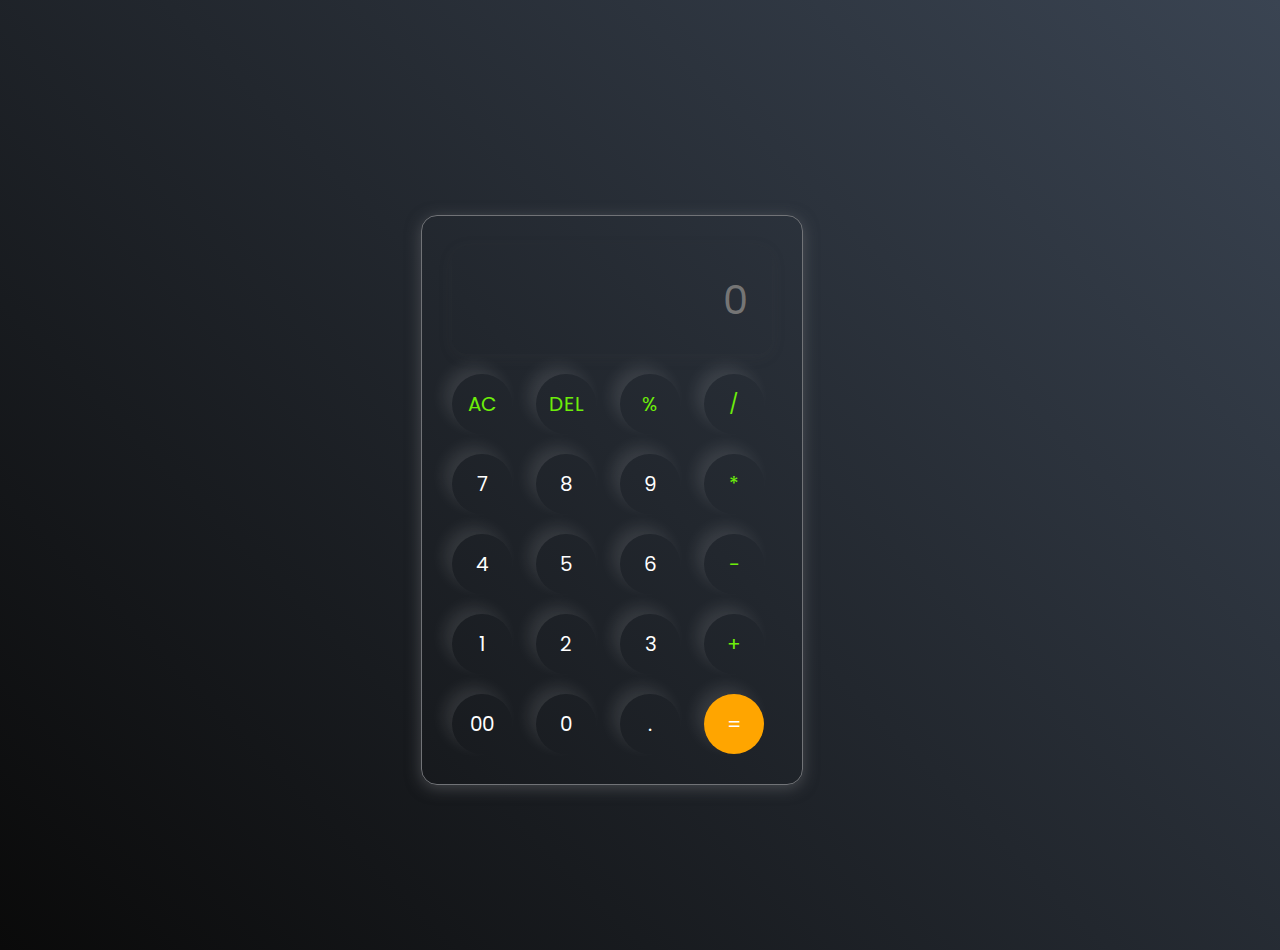
<file: Project/Calcy/index.html>
<!DOCTYPE html>
<html lang="en">
<head>
    <meta charset="UTF-8">
    <meta name="viewport" content="width=\, initial-scale=1.0">
    <title>Calculator</title>
    <link rel="stylesheet" href="style.css">
</head>
<body>
   <div class="calculator">
    <input type="text" placeholder="0" id="inputBox">
    
    <div>
        <button class="operator">AC</button>
        <button class="operator">DEL</button>
        <button class="operator">%</button>
        <button class="operator">/</button>
    </div>

    <div>
        <button>7</button>
        <button>8</button>
        <button>9</button>
        <button class="operator">*</button>
    </div>

    <div>
        <button>4</button>
        <button>5</button>
        <button>6</button>
        <button class="operator">-</button>
    </div>

    <div>
        <button>1</button>
        <button>2</button>
        <button>3</button>
        <button class="operator">+</button>
    </div>

    <div>
        <button>00</button>
        <button>0</button>
        <button>.</button>
        <button class="equal">=</button>
    </div>

   </div>
<script src="calcy.js"></script>
</body>
</html>
</file>
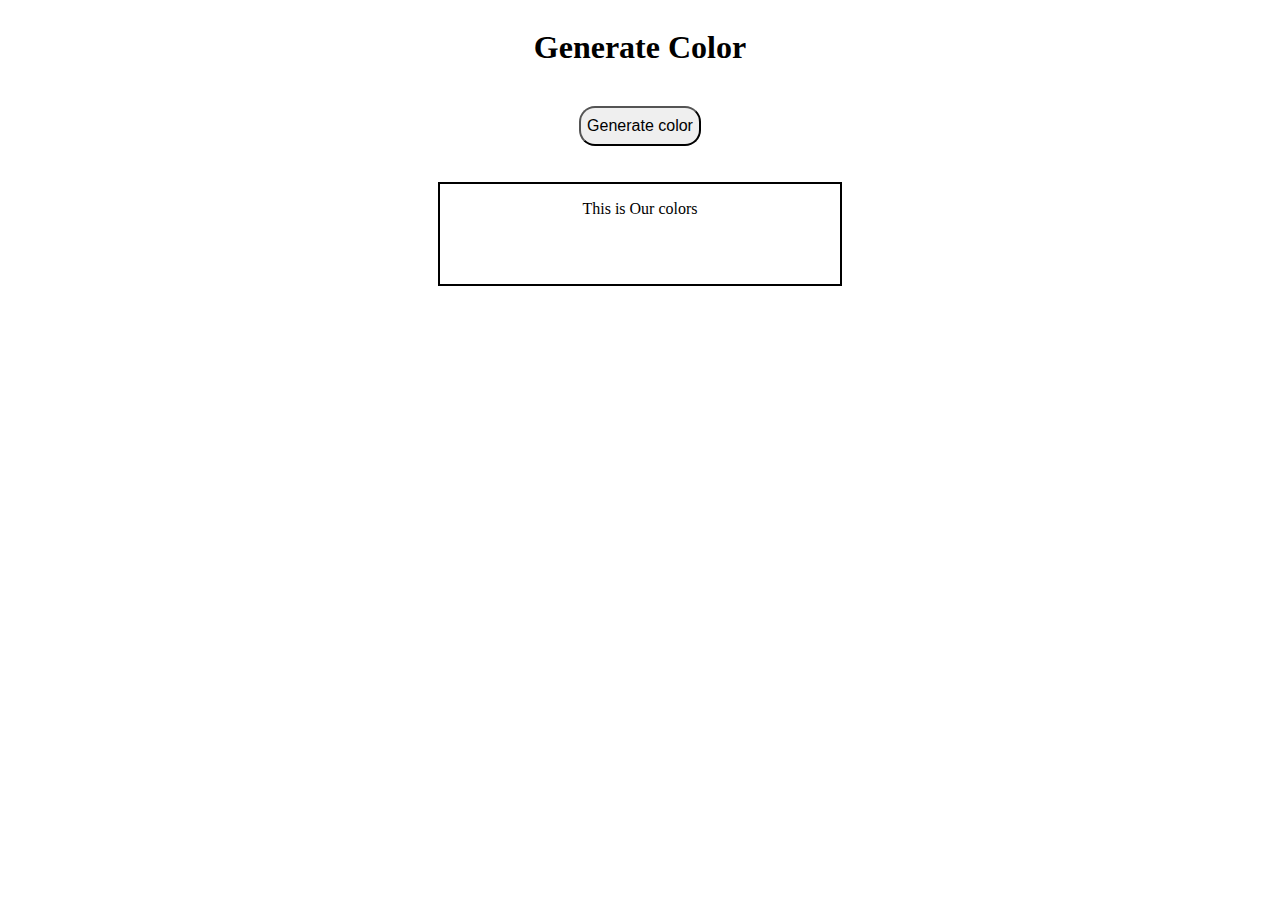
<file: Project/colorpicker/index.html>
<!DOCTYPE html>
<html lang="en">
<head>
    <meta charset="UTF-8">
    <meta name="viewport" content="width=device-width, initial-scale=1.0">
    <title>ColorPicker</title>
    <link rel="stylesheet" href="style.css">
</head>
<body>

    <h1>Generate Color</h1>
    <br>
    <button>Generate color</button>
    <br>
    <br>
    <div class="box">
        <p>This is Our colors</p>
    </div>
    
    <script src="script.js"></script>
</body>
</html>
</file>
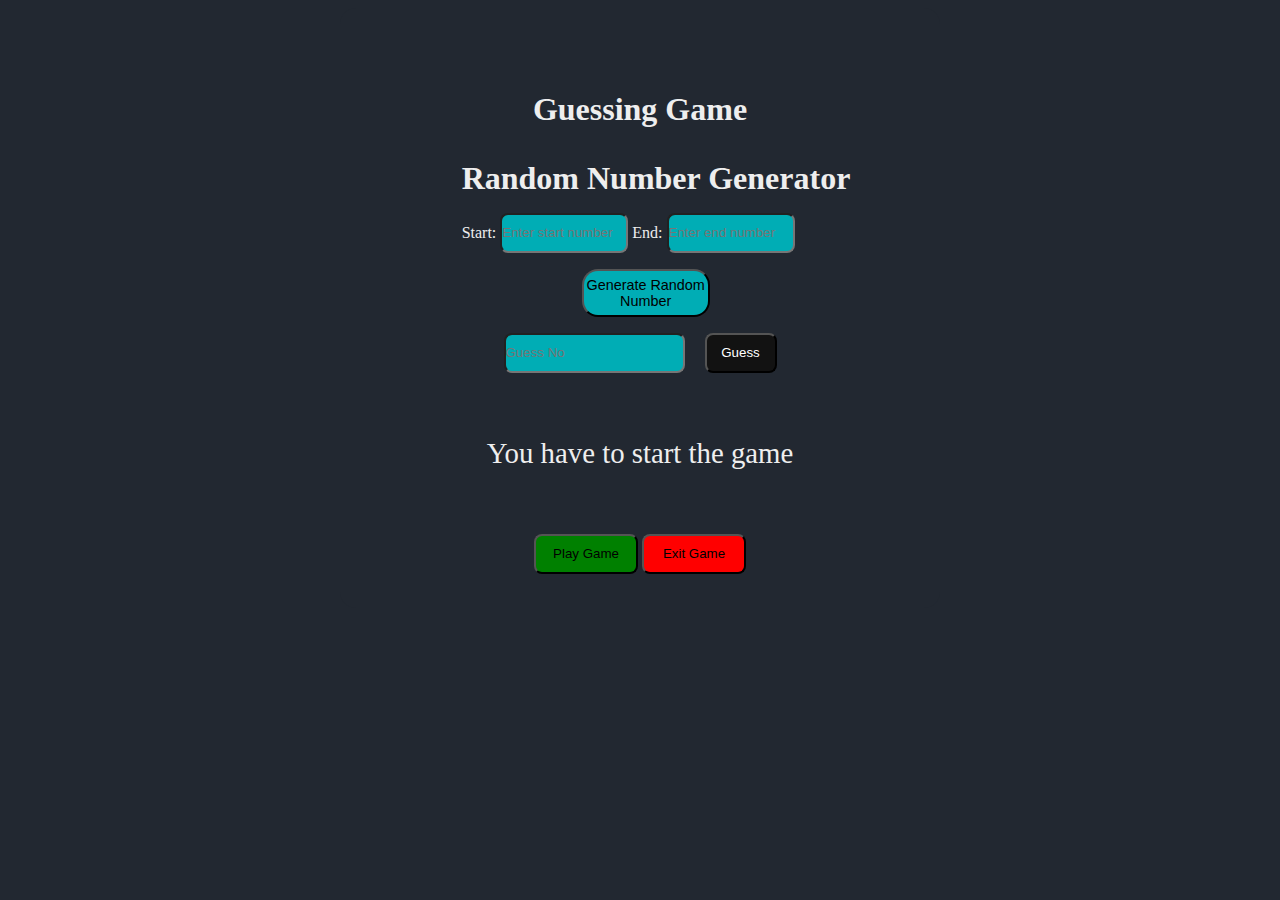
<file: Project/GuessNumber/index.html>
<!DOCTYPE html>
<html lang="en">

<head>
    <meta charset="UTF-8">
    <meta name="viewport" content="width=device-width, initial-scale=1.0">
    <title>Guessing Game</title>
    <link rel="stylesheet" href="style.css">
</head>

<body>

    <div class="main">
        <h1>Guessing Game</h1>
        <div class="range">
            <h1>Random Number Generator</h1>
            <div class="inputs">
                <label for="start">Start:</label>
                <input type="text" id="start" placeholder="Enter start number">
                <label for="end">End:</label>
                <input type="text" id="end" placeholder="Enter end number">
            </div>
            <button id="generateBtn">Generate Random Number</button>
            <!-- <p id="result"></p> -->
        </div>
        <div class="guess">
            <input id="main" type="text" placeholder="Guess No">
            <button id="btn_guess">Guess</button>
        </div>
        <div class="paragraph">
            <p id="para">You have to start the game</p>
        </div>
        <div class="btns">
            <button id="green" style="background-color: green;">Play Game</button>
            <button id="red" style="background-color: red;">Exit Game</button>
        </div>
    </div>
    <script src="guessinggame.js"></script>
</body>

</html>
</file>
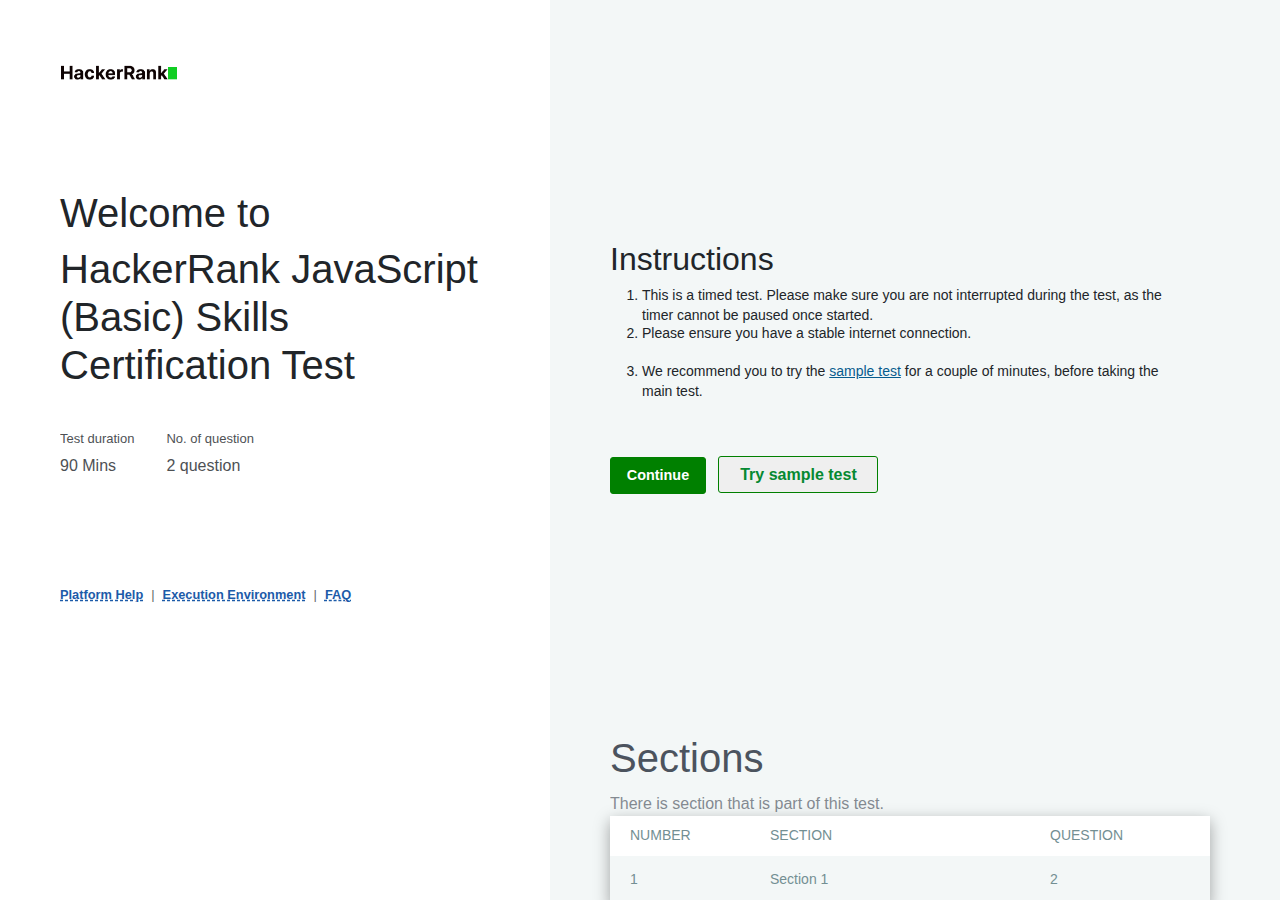
<file: Project/HackerRank/index.html>
<!DOCTYPE html>
<html lang="en">

<head>
    <meta charset="UTF-8">
    <meta name="viewport" content="width=device-width, initial-scale=1.0">
    <title>HackerRank</title>
    <link rel="stylesheet" href="style.css">
    <link href="https://cdn.jsdelivr.net/npm/bootstrap@5.3.3/dist/css/bootstrap.min.css" rel="stylesheet">
</head>

<body>
    <div class="main">
        <div class="left">
            <div class="img-logo">
                <img src="img.png">
            </div>
            <div class="body-text">
                <span>
                    <h1>
                        Welcome to
                    </h1>
                </span>
                <span>
                    <h1>
                        HackerRank JavaScript (Basic) Skills Certification Test
                    </h1>
                </span>
            </div>
            <div class="minutes">
                <div class="du">
                    <span>
                        <p>Test duration</p>
                    </span>
                    <span>
                        <h6>90 Mins</h6>
                    </span>
                </div>
                <div class="que">
                    <span>
                        <p>No. of question</p>
                    </span>
                    <span>
                        <h6>2 question</h6>
                    </span>
                </div>
            </div>
            <footer class="footer content-wrapper d-flex align-self-end">
                <a href="#">Platform Help</a>
                <span class="footer_dived">|</span>
                <a href="#">Execution Environment</a>
                <span class="footer_dived">|</span>
                <a href="#">FAQ</a>
            </footer>
        </div>
        <div class="right">
            <section>
                <div class="inst">
                    <h2>Instructions</h2>
                    <div class="li">
                        <ol type="1">
                            <li>This is a timed test. Please make sure you are not interrupted during the test, as the
                                timer cannot be paused once started.</li>
                            <li>
                                Please ensure you have a stable internet connection.
                            </li>
                            <li>
                                We recommend you to try the <a href="#">sample test</a> for a couple of minutes, before
                                taking
                                the main test.
                            </li>
                        </ol>
                    </div>
                </div>
                <div class="botton">
                    <button class="b">Continue</button>
                    <button class="bt">Try sample test</button>
                </div>
            </section>
            <div class="mainbody">
                <div class="mainbody-main">
                    <h2 style="opacity: 0.9;">Sections</h2>
                    <div class="stable">
                        <span style="opacity: 0.6;">
                            There is section that is part of this test.
                        </span>
                        <div class="headers">
                            <div class="header-column" style="height: 19.6px;">
                                <div class="ellipse" style="width: 140px;">
                                    NUMBER
                                </div>
                                <div class="ellipse" style="width: 280px;">
                                    SECTION
                                </div>
                                <div class="ellipse" style="width: 140px;">
                                    QUESTION
                                </div>
                            </div>
                            <div class="header-column" style="height: 47.6px; background-color: #f3f7f7; ">
                                <div class="ellipse" style="width: 140px;">
                                    1
                                </div>
                                <div class="ellipse" style="width: 280px;">
                                    Section 1
                                </div>
                                <div class="ellipse" style="width: 140px;">
                                    2
                                </div>
                            </div>
                        </div>
                    </div>
                </div>
                <div class="bn">
                    <button class="b">Continue</button>
                    <button class="bt">Try sample test</button>
                </div>
            </div>
            <form action="">
                <h2>Comformation Form</h2>
                <div class="last-form">
                    <p>Before we star, here is some extra information we need to assess you better.</p>
                    <div class="mb-3">
                        <label for="exampleFormControlInput1" class="form-label">Email address/Login</label>
                        <input type="email" class="form-control" id="exampleFormControlInput1"
                            placeholder="name@example.com">
                    </div>

                    <div class="mb-3">
                        <label for="password" class="form-label">password</label>
                        <input type="email" class="form-control" id="password" placeholder="Enter password">
                    </div>

                    <div class="check">
                        <h3>Declaration Statement</h3>

                        <div class="form-check">
                            <input class="form-check-input" type="checkbox" value="" id="flexCheckDefault">
                            <label class="form-check-label" for="flexCheckDefault">
                                I agree not to copy from any source, including websites, books,or colleagues. I may
                                refer to languages documentation or an IDE of my choice. I agree not to copy or share
                                HackerRank's copyrighted assessment content or question on any website or forum.
                            </label>
                        </div>
                        <div class="form-check" style="height: 74px;">
                            <input class="form-check-input" type="checkbox" value="" id="flexCheckChecked" checked>
                            <label class="form-check-label" for="flexCheckChecked">
                                I agree to Hackerrank's <a href="#"> Terms of Service </a> and <a href="#">Privacy
                                    policy.</a>
                            </label>
                        </div>

                        <button class="b">Continue</button>

                    </div>
                </div>

            </form>
        </div>
    </div>


    <script src="https://cdn.jsdelivr.net/npm/bootstrap@5.3.3/dist/js/bootstrap.bundle.min.js"></script>
</body>

</html>
</file>
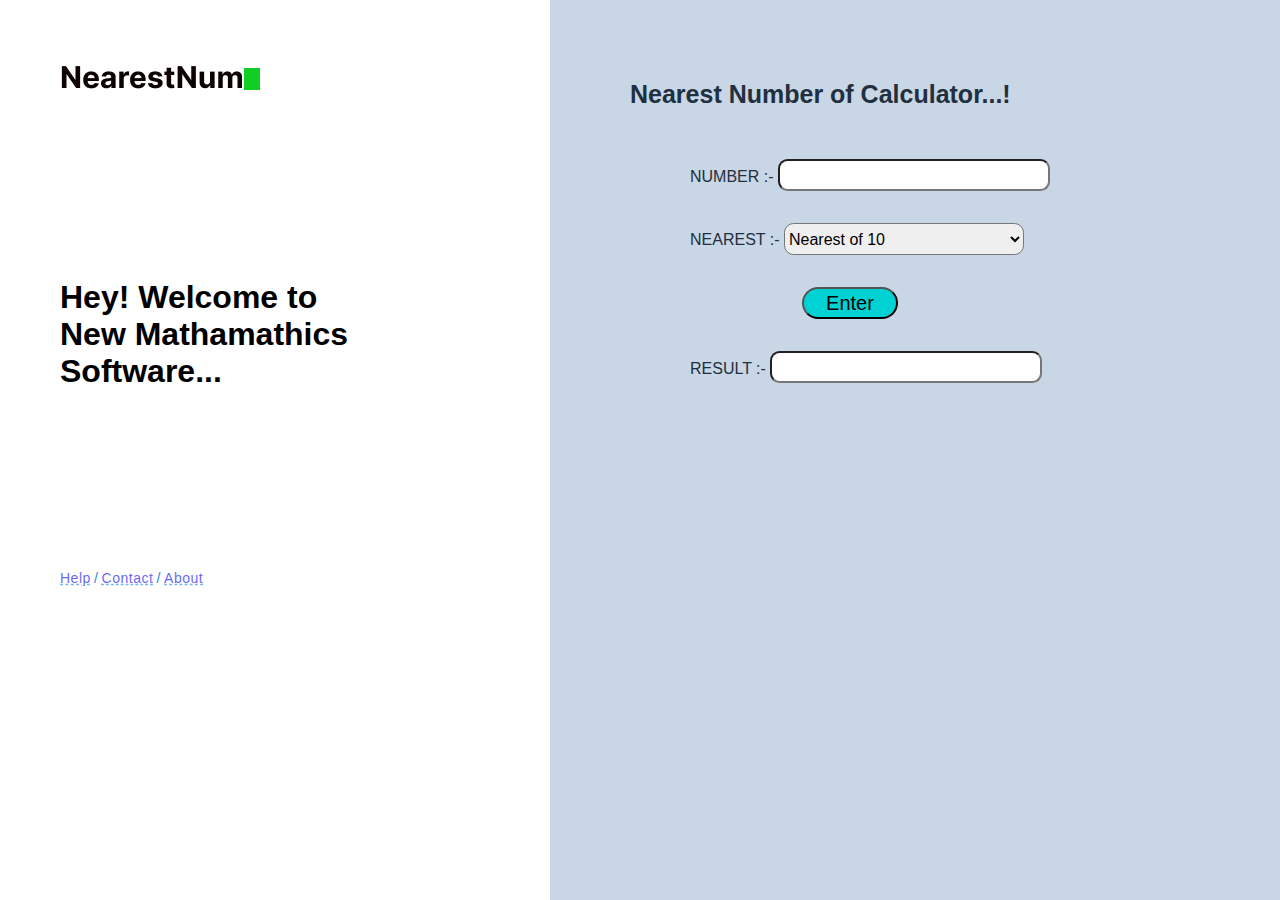
<file: Project/nearest_Number/index.html>
<!DOCTYPE html>
<html lang="en">

<head>
    <meta charset="UTF-8">
    <meta name="viewport" content="width=device-width, initial-scale=1.0">
    <title>Document</title>
    <link rel="stylesheet" href="style.css">
</head>

<body>
    <div class="main">
        <div class="left">
            <div class="logo">
                <img src="logo.png">
            </div>

            <div class="left-text">
                <h1>
                    Hey! Welcome to New Mathamathics Software...
                </h1>
            </div>
            <footer>
                <div class="bottom">
                    <p><a href="https://www.cuemath.com/numbers/round-to-the-nearest-thousand/">Help</a></p>
                    <span>/</span>
                    <p><a href="https://www.linkedin.com/in/gajanan-jadhav-999266228/">Contact</a></p><span>/</span>
                    <p><a href="#">About</a></p>
                </div>
            </footer>
        </div>
        <div class="right">
            <div class="right-heading">
                <h6>
                    Nearest Number of Calculator...!
                </h6>

                <div class="mains">
                    <div class="main-no">
                        <label for="no"> NUMBER :- </label>
                        <input type="text" id="no">
                    </div>
                    <div class="main-num">
                        <label for="num"> NEAREST :- </label>
                        <select name="number" id="num">
                            <option value="10">Nearest of 10</option>
                            <option value="100">Nearest of 100</option>
                            <option value="1000">Nearest of 1000</option>
                            <option value="10000">Nearest of 10000</option>
                            <option value="100000">Nearest of 100000</option>
                            <option value="1000000">Nearest of 1000000</option>
                        </select>
                    </div>

                    <div class="main-botton">
                        <button class="btn" onclick="re()">Enter</button>
                    </div>
                    <div class="main-result">
                        <label for="result"> RESULT :- </label>
                        <input type="text" id="result">
                    </div>
                </div>
            </div>

        </div>
    </div>



    <script>
        function re() {
            let num = document.getElementById("no").value;
            let nearest = document.getElementById("num").value;
            let result = document.getElementById("result");
            if (num < nearest) {
                result.value = nearest;
            } else {
                result.value = Math.round(num / nearest) * nearest;
            }

        }
    </script>
</body>

</html>
</file>
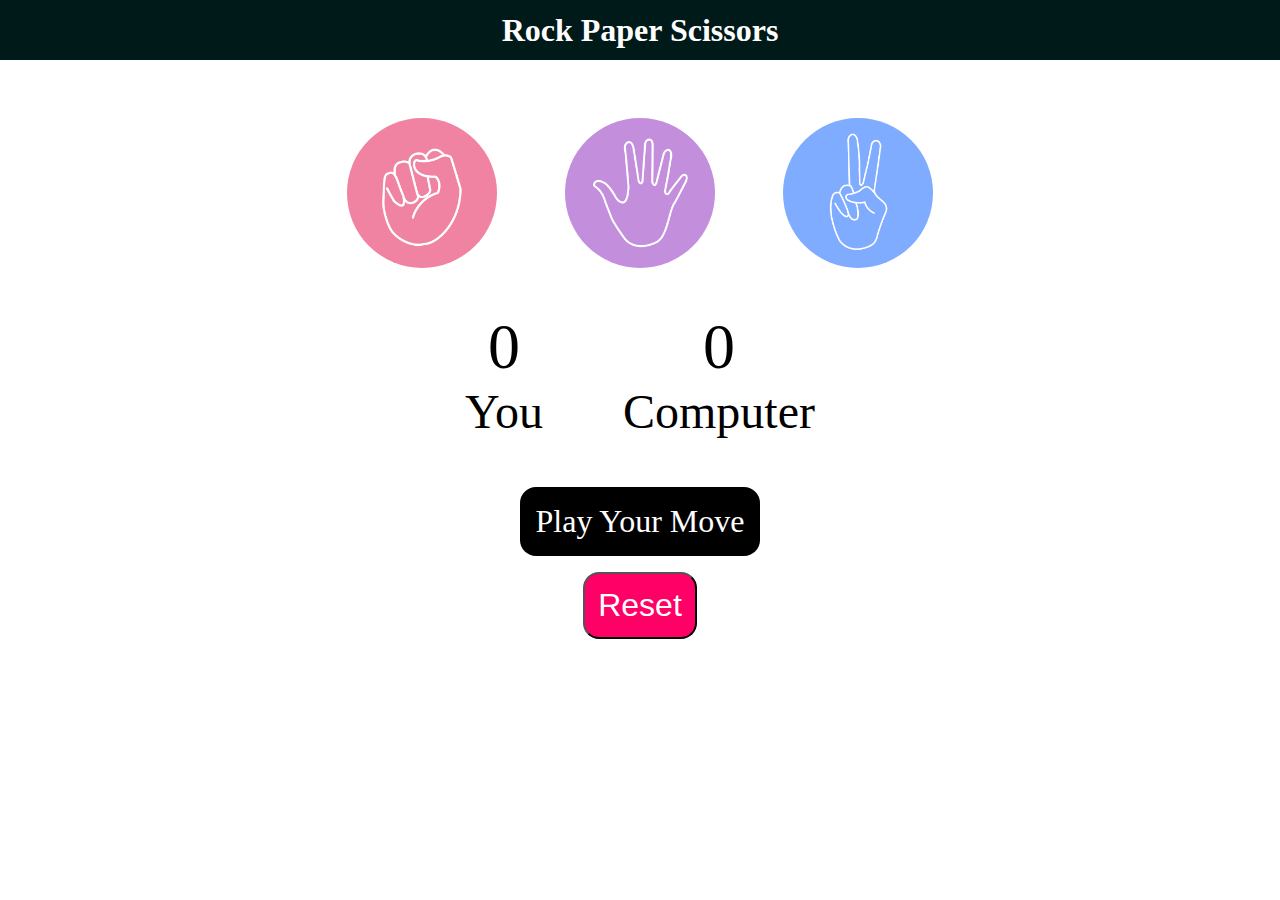
<file: Project/Rock_Paper_Scissors/index.html>
<!DOCTYPE html>
<html lang="en">
<head>
    <meta charset="UTF-8">
    <meta name="viewport" content="width=device-width, initial-scale=1.0">
    <title>Rock_Paper_Scissors</title>
    <link rel="stylesheet" href="style.css">
</head>
<body>

    <div class="nav_bar">
        <h1>Rock Paper Scissors</h1>
    </div>

    <div class="choices">
        <div class="choice" id="rock">
            <img src="images/rock.png" alt="">
            <!-- <p>rock</p> -->
        </div>

        <div class="choice" id="paper">
            <img src="images/paper.png" alt="">
            <!-- <p>paper</p> -->
        </div>

        <div class="choice" id="scissors">
            <img src="images/scissors.png" alt="">
            <!-- <p>scissors</p> -->
        </div>
    </div>

    <div class="score-board">
        <div class="user-score">
            <p id="user">0</p>
            <p>You</p>
        </div>

        <div class="com-score">
            <p id="computer">0</p>
            <p>Computer</p>
        </div>
    </div>

    <div class="msg-container">
        <!-- <p id="msg">Play Your Move</p> -->
        <p id="msg" class="color" class="colorr">Play Your Move</p>
    </div>

    <div class="reset">
        <button id="re">Reset</button>
    </div>
    
    <script src="rock.js"></script>
</body>
</html>
</file>
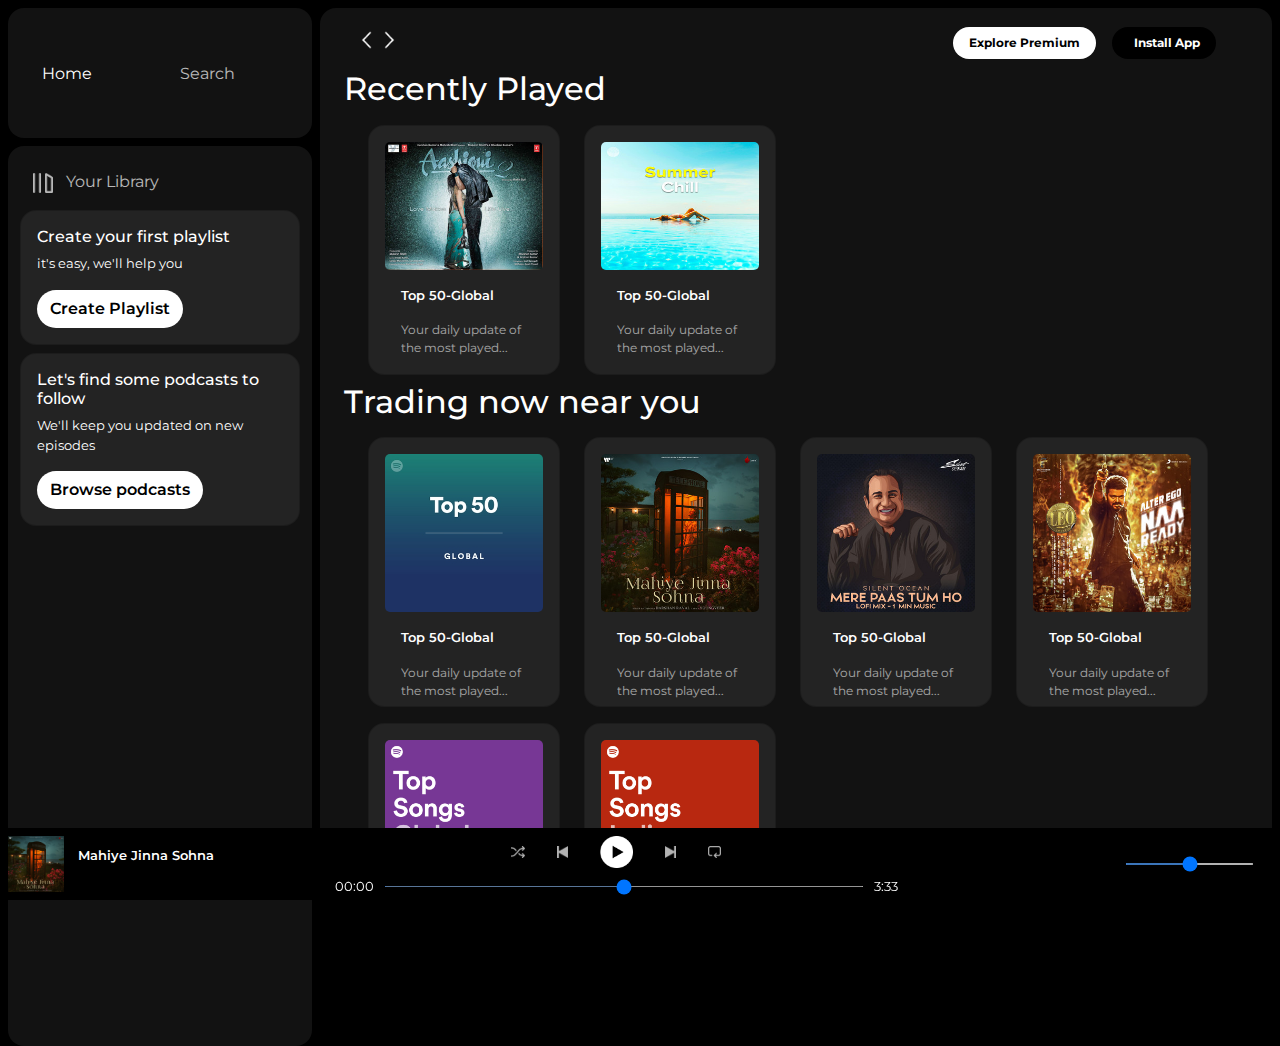
<file: Project/Spotify/index.html>
<!DOCTYPE html>
<html lang="en">

<head>
    <meta charset="UTF-8">
    <meta name="viewport" content="width=device-width, initial-scale=1.0">
    <link rel="stylesheet" href="https://cdnjs.cloudflare.com/ajax/libs/font-awesome/6.5.2/css/all.min.css"
        integrity="sha512-SnH5WK+bZxgPHs44uWIX+LLJAJ9/2PkPKZ5QiAj6Ta86w+fsb2TkcmfRyVX3pBnMFcV7oQPJkl9QevSCWr3W6A=="
        crossorigin="anonymous" referrerpolicy="no-referrer" />
    <link rel="icon" href="./assets/logo.png">
    <link href="https://cdn.jsdelivr.net/npm/bootstrap@5.3.3/dist/css/bootstrap.min.css" rel="stylesheet">
    <title>Spotify - Web Player: Music for everyone</title>
    <link rel="stylesheet" href="style.css">
    <link rel="preconnect" href="https://fonts.googleapis.com">
    <link rel="preconnect" href="https://fonts.gstatic.com" crossorigin>
    <link href="https://fonts.googleapis.com/css2?family=Montserrat:ital,wght@0,100..900;1,100..900&display=swap"
        rel="stylesheet">
</head>

<body>
    <div class="main">
        <div class="sidebar">
            <div class="nav">
                <div class="nav-option " style="opacity: 1;">
                    <i class="fa-solid fa-house"></i>
                    <a href="#">Home</a>
                </div>
                <div class="nav-option">
                    <i class="fa-solid fa-magnifying-glass"></i>
                    <a href="spotify.html">Search</a>
                </div>
            </div>
            <div class="library">
                <div class="options">
                    <div class="lib-option nav-option">
                        <img src="./assets/library_icon.png" alt="">
                        <a href="#">Your Library</a>
                    </div>
                    <div class="icons">
                        <i class="fa-solid fa-plus"></i>
                        <i class="fa-solid fa-arrow-right"></i>
                    </div>
                </div>
                <div class="lib-box">
                    <div class="row">
                        <div class="col">
                            <div class="card">
                                <div class="card-body">
                                    <h6 class="card-title">Create your first playlist</h6>
                                    <p class="card-text">it's easy, we'll help you</p>
                                    <a href="#" class="btn ">Create Playlist</a>
                                </div>
                            </div>
                        </div>
                    </div>
                    <div class="row">
                        <div class="col">
                            <div class="card">
                                <div class="card-body">
                                    <h6 class="card-title">Let's find some podcasts to follow</h6>
                                    <p class="card-text">We'll keep you updated on new episodes</p>
                                    <a href="#" class="btn ">Browse podcasts</a>
                                </div>
                            </div>
                        </div>
                    </div>
                </div>
            </div>
        </div>
        <div class="main-content">
            <div class="stiky-nav">
                <div class="stiky-nav-i">
                    <img src="./assets/backward_icon.png" class="hide">
                    <img src="./assets/forward_icon.png" alt="">
                </div>
                <div class="stiky-nav-o">
                    <button class="badge o-icon hide">Explore Premium</button>
                    <button class="badge o-icon badeg-o"><i class="fa-regular fa-circle-down"
                            style="margin-right: 6px;"></i>Install App</button>
                    <i class="fa-regular fa-user o-icon"></i>
                </div>

            </div>

            <h2>Recently Played</h2>
            <div class="card-container">
                <div class="card cars" style="width: 12rem; height: 250px;">
                    <img src="./assets/aashiqui_2.jpeg " style="height: 8rem;" class="card-img-top card-img-bottom"
                        alt="...">
                    <div class="card-body">
                        <p class="font">Top 50-Global</p>
                        <p class="fonts">Your daily update of the most played...</p>

                    </div>
                </div>

                <div class="card cars" style="width: 12rem; height: 250px;">
                    <img src="./assets/album.jpeg " style="height: 8rem;" class="card-img-top card-img-bottom"
                        alt="...">
                    <div class="card-body">
                        <p class="font">Top 50-Global</p>
                        <p class="fonts">Your daily update of the most played...</p>

                    </div>
                </div>


            </div>

            <h2>Trading now near you</h2>
            <div class="card-container">
                <div class="card cars" style="width: 12rem; height: 270px;">
                    <img src="./assets/card1img.jpeg " style="height: 10rem;" class="card-img-top card-img-bottom"
                        alt="...">
                    <div class="card-body">
                        <p class="font">Top 50-Global</p>
                        <p class="fonts">Your daily update of the most played...</p>

                    </div>
                </div>
                <div class="card cars" style="width: 12rem; height: 270px;">
                    <img src="./assets/card2img.jpeg " style="height: 10rem;" class="card-img-top card-img-bottom"
                        alt="...">
                    <div class="card-body">
                        <p class="font">Top 50-Global</p>
                        <p class="fonts">Your daily update of the most played...</p>

                    </div>
                </div>
                <div class="card cars" style="width: 12rem; height: 270px;">
                    <img src="./assets/card3img.jpeg " style="height: 10rem;" class="card-img-top card-img-bottom"
                        alt="...">
                    <div class="card-body">
                        <p class="font">Top 50-Global</p>
                        <p class="fonts">Your daily update of the most played...</p>

                    </div>
                </div>
                <div class="card cars" style="width: 12rem; height: 270px;">
                    <img src="./assets/card4img.jpeg " style="height: 10rem;" class="card-img-top card-img-bottom"
                        alt="...">
                    <div class="card-body">
                        <p class="font">Top 50-Global</p>
                        <p class="fonts">Your daily update of the most played...</p>

                    </div>
                </div>

                <div class="card cars" style="width: 12rem; height: 270px;">
                    <img src="./assets/card5img.jpeg " style="height: 10rem;" class="card-img-top card-img-bottom"
                        alt="...">
                    <div class="card-body">
                        <p class="font">Top 50-Global</p>
                        <p class="fonts">Your daily update of the most played...</p>

                    </div>
                </div>

                <div class="card cars" style="width: 12rem; height: 270px;">
                    <img src="./assets/card6img.jpeg " style="height: 10rem;" class="card-img-top card-img-bottom"
                        alt="...">
                    <div class="card-body">
                        <p class="font">Top 50-Global</p>
                        <p class="fonts">Your daily update of the most played...</p>

                    </div>
                </div>

            </div>
            <h2>Feature Charts</h2>
            <div class="card-container">
                <div class="card cars" style="width: 12rem; height: 250px;">
                    <img src="./assets/card1img.jpeg " style="height: 8rem;" class="card-img-top card-img-bottom"
                        alt="...">
                    <div class="card-body">
                        <p class="font">Top 50-Global</p>
                        <p class="fonts">Your daily update of the most played...</p>

                    </div>
                </div>

                <div class="card cars" style="width: 12rem; height: 250px;">
                    <img src="./assets/card3img.jpeg " style="height: 8rem;" class="card-img-top card-img-bottom"
                        alt="...">
                    <div class="card-body">
                        <p class="font">Top 50-Global</p>
                        <p class="fonts">Your daily update of the most played...</p>

                    </div>
                </div>
                <div class="card cars" style="width: 12rem; height: 250px;">
                    <img src="./assets/card6img.jpeg " style="height: 8rem;" class="card-img-top card-img-bottom"
                        alt="...">cars
                    <div class="card-body">
                        <p class="font">Top 50-Global</p>
                        <p class="fonts">Your daily update of the most played...</p>

                    </div>
                </div>
            </div>
        <div class="footer">
            <div class="line">

            </div>
        </div>
        </div>
        <div class="music-player">
            <div class="album">
                <div class="a-img">
                    <img src="./assets/card2img.jpeg"  style="width: 3.5rem; height: 3.5rem;">
                </div>
                <div class="a-text">
                    <p>Mahiye Jinna Sohna</p>
                    
                </div>
                <div class="a-i" style="margin-left: 3rem;">
                    <i class="fa-solid fa-circle-plus"></i>
                </div>
            </div>
            <div class="player">
                <div class="player-controls">
                    <img src="./assets/player_icon1.png" class="player-icons" >
                    <img src="./assets/player_icon2.png" class="player-icons" >
                    <img src="./assets/player_icon3.png" class="player-icons" style="opacity: 1; height: 2rem;">
                    <img src="./assets/player_icon4.png" class="player-icons" >
                    <img src="./assets/player_icon5.png" class="player-icons" >
                </div>
                <div class="progress-bar">
                    <span class="curr-time">00:00</span>
                    <input type="range" min="0" max="100" class="progress-b" step="1">
                    <span class="tot-time">3:33</span>
                </div>
            </div>
            <div class="control">
                <i class="fa-solid fa-square-rss"></i>
                <i class="fa-solid fa-volume-low"></i>
                <input type="range" class="c-pro" step="1">
                <i class="fa-solid fa-up-right-and-down-left-from-center"></i>
            </div>
        </div>
    </div>
    <script src="https://cdn.jsdelivr.net/npm/bootstrap@5.3.3/dist/js/bootstrap.bundle.min.js"></script>
</body>

</html>
</file>
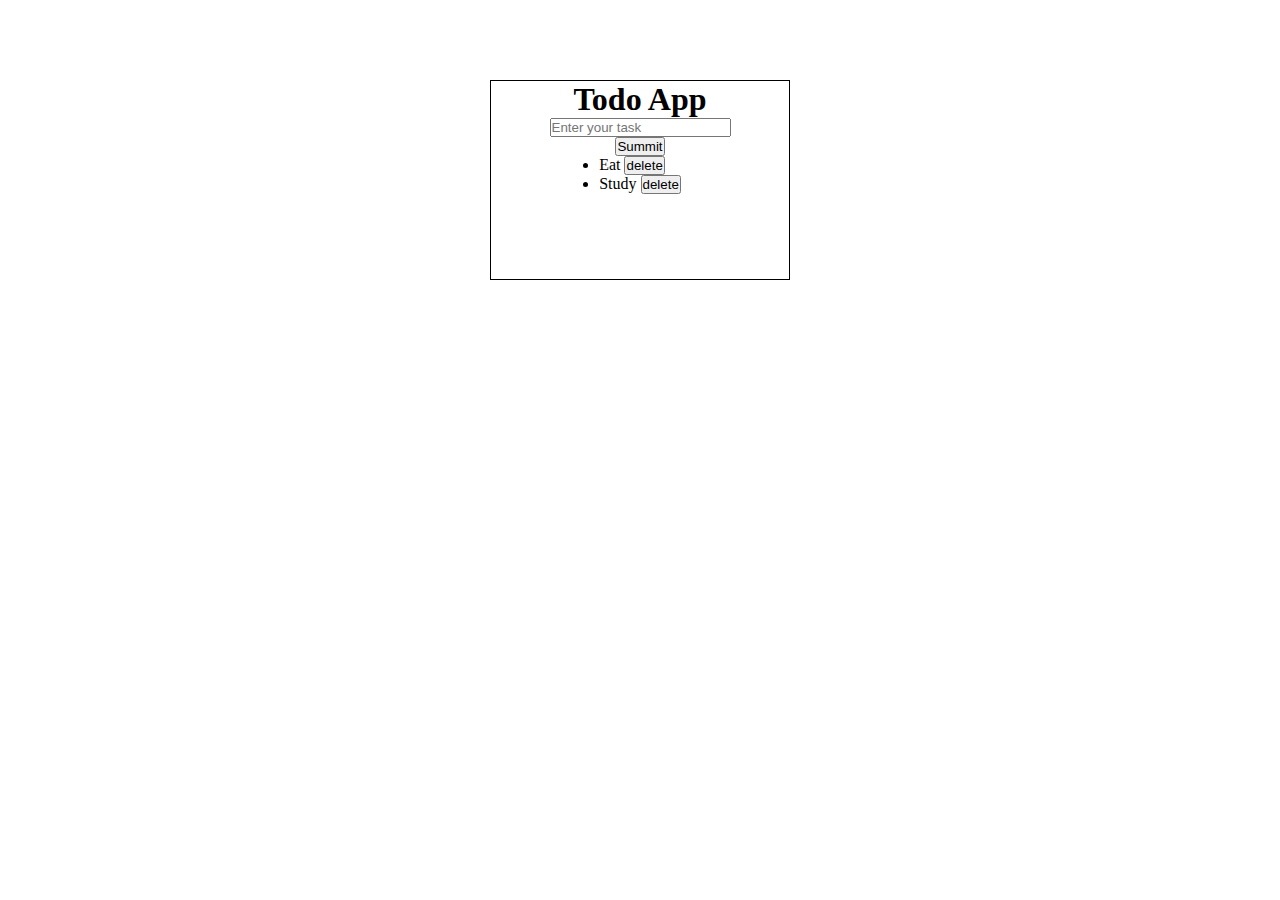
<file: Project/TodoApp/index.html>
<!DOCTYPE html>
<html lang="en">

<head>
    <meta charset="UTF-8">
    <meta name="viewport" content="width=device-width, initial-scale=1.0">
    <title>Todo App</title>
    <link rel="stylesheet" href="style.css">
</head>

<body>
    <div class="main">
        <h1>Todo App</h1>
        <input type="text" name="" id="" placeholder="Enter your task">
        <button>Summit</button>
        <ul>
            <li>Eat <button class="delete">delete</button></li>
            <li>Study <button class="delete">delete</button></li>
        </ul>
    </div>
    <script src="script.js"></script>
</body>

</html>
</file>
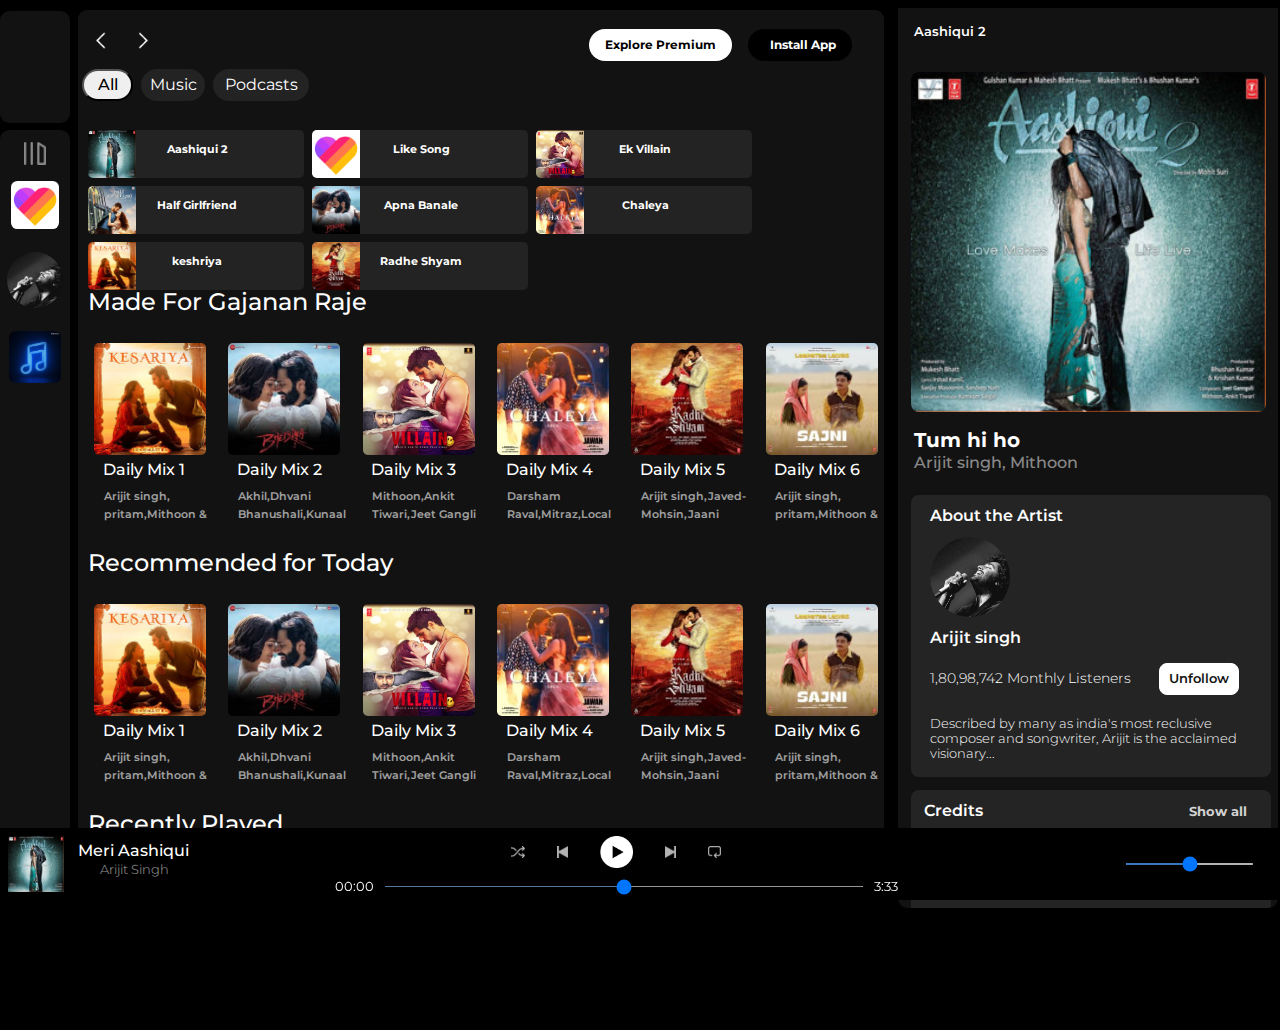
<file: Project/Spotify/spotify.html>
<!DOCTYPE html>
<html lang="en">

<head>
    <meta charset="UTF-8">
    <meta name="viewport" content="width=device-width, initial-scale=1.0">
    <link rel="stylesheet" href="https://cdnjs.cloudflare.com/ajax/libs/font-awesome/6.5.2/css/all.min.css"
        integrity="sha512-SnH5WK+bZxgPHs44uWIX+LLJAJ9/2PkPKZ5QiAj6Ta86w+fsb2TkcmfRyVX3pBnMFcV7oQPJkl9QevSCWr3W6A=="
        crossorigin="anonymous" referrerpolicy="no-referrer" />
    <link rel="icon" href="./assets/logo.png">
    <link href="https://cdn.jsdelivr.net/npm/bootstrap@5.3.3/dist/css/bootstrap.min.css" rel="stylesheet">
    <title>Spotify - Web Player: Music for everyone</title>
    <link rel="stylesheet" href="spotify.css">
    <link rel="stylesheet" href="style.css">
    <link rel="preconnect" href="https://fonts.googleapis.com">
    <link rel="preconnect" href="https://fonts.gstatic.com" crossorigin>
    <link href="https://fonts.googleapis.com/css2?family=Montserrat:ital,wght@0,100..900;1,100..900&display=swap"
        rel="stylesheet">
</head>

<body>
    <div class="main">
        <div class="left-bar">
            <div class="navs">
                <div class="nav-options" style="opacity: 1;">
                    <a href="SpotifyHome.html"><i class="fa-solid fa-house"></i></a>
                </div>
                <div class="nav-options">
                    <a href="index.html"><i class="fa-solid fa-magnifying-glass"></i></a>
                </div>
            </div>

            <div class="left-lib">
                <div class="lib-icon">
                    <img src="./assets/library_icon.png">
                </div>
                <div class="lib-like borders">
                    <img src="./assets/like.jpeg">
                </div>
                <div class="lib-album borders">
                    <img src="./assets/artist.jpeg">
                </div>
                <div class="lib-music borders">
                    <img src="./assets/music.jpeg" alt="">
                </div>
            </div>

        </div>
        <div class="main-body">
            <div class="stiky-nav">
                <div class="stiky-box">
                    <div class="stiky-nav-i">
                        <img src="./assets/backward_icon.png" class="hide">
                        <img src="./assets/forward_icon.png" alt="">
                    </div>
                    <div class="stiky-nav-o">
                        <button class="badge o-icon hide">Explore Premium</button>
                        <button class="badge o-icon badeg-o"><i class="fa-regular fa-circle-down"
                                style="margin-right: 6px;"></i>Install App</button>
                        <i class="fa-regular fa-user o-icon"></i>
                    </div>
                </div>

                <div class="main-all-badge">
                    <a href="index.html"><button class="all-b">All</button></a>
                    <button class="music-b ">Music</button>
                    <button class="pod-b ">Podcasts</button>
                </div>
            </div>
            <div class="main-all">
                <div class="main-box">
                    <div class="main-boxes">
                        <div class="main-img">
                            <img src="./assets/aashiqui_2.jpeg">
                        </div>
                        <div class="img-text">
                            <h6>Aashiqui 2</h6>
                        </div>
                        <div class="play" style="style:none">
                            <img src="./assets/play.png">
                        </div>
                    </div>
                    <div class="main-boxes">
                        <div class="main-img">
                            <img src="./assets/like.jpeg">
                        </div>
                        <div class="img-text">
                            <h6>Like Song </h6>
                        </div>
                        <div class="play">
                            <img src="./assets/play.png">
                        </div>
                    </div>
                    <div class="main-boxes">
                        <div class="main-img">
                            <img src="./assets/ek villain.jpeg">
                        </div>
                        <div class="img-text">
                            <h6>Ek Villain</h6>
                        </div>
                        <div class="play">
                            <img src="./assets/play.png">
                        </div>
                    </div>
                    <div class="main-boxes">
                        <div class="main-img">
                            <img src="./assets/half girlfriend.jpeg">
                        </div>
                        <div class="img-text">
                            <h6>Half Girlfriend</h6>
                        </div>
                        <div class="play">
                            <img src="./assets/play.png">
                        </div>
                    </div>
                    <div class="main-boxes">
                        <div class="main-img">
                            <img src="./assets/bhediya.jpeg">
                        </div>
                        <div class="img-text">
                            <h6>Apna Banale</h6>
                        </div>
                        <div class="play">
                            <img src="./assets/play.png">
                        </div>
                    </div>
                    <div class="main-boxes">
                        <div class="main-img">
                            <img src="./assets/jawan.jpeg">
                        </div>
                        <div class="img-text">
                            <h6>Chaleya</h6>
                        </div>
                        <div class="play">
                            <img src="./assets/play.png">
                        </div>
                    </div>
                    <div class="main-boxes">
                        <div class="main-img">
                            <img src="./assets/keshriya.jpeg">
                        </div>
                        <div class="img-text">
                            <h6>keshriya</h6>
                        </div>
                        <div class="play">
                            <img src="./assets/play.png">
                        </div>
                    </div>
                    <div class="main-boxes">
                        <div class="main-img">
                            <img src="./assets/Radhe shyam.jpeg">
                        </div>
                        <div class="img-text">
                            <h6>Radhe Shyam</h6>
                        </div>
                        <div class="play">
                            <img src="./assets/play.png">
                        </div>
                    </div>
                </div>
            </div>
            <a href="#">
                <h4>Made For Gajanan Raje</h4>
            </a>
            <div class="main-card">
                <div class="main-cards">

                    <div class="main-card-img">
                        <img src="./assets/keshriya.jpeg">
                        <div class="main-cards-text">
                            <h6>Daily Mix 1</h6>
                            <p>Arijit singh, pritam,Mithoon & </p>
                        </div>
                    </div>

                </div>
                <div class="main-cards">
                    <div class="main-card-img">
                        <img src="./assets/bhediya.jpeg">
                        <div class="main-cards-text">
                            <h6>Daily Mix 2</h6>
                            <p>Akhil,Dhvani Bhanushali,Kunaal</p>
                        </div>
                    </div>

                </div>
                <div class="main-cards">
                    <div class="main-card-img">
                        <img src="./assets/ek villain.jpeg">
                        <div class="main-cards-text">
                            <h6>Daily Mix 3</h6>
                            <p>Mithoon,Ankit Tiwari,Jeet Gangli</p>
                        </div>
                    </div>
                </div>
                <div class="main-cards">
                    <div class="main-card-img">
                        <img src="./assets/jawan.jpeg">
                        <div class="main-cards-text">
                            <h6>Daily Mix 4</h6>
                            <p>Darsham Raval,Mitraz,Local</p>
                        </div>
                    </div>

                </div>
                <div class="main-cards">
                    <div class="main-card-img">
                        <img src="./assets/Radhe shyam.jpeg">
                        <div class="main-cards-text">
                            <h6>Daily Mix 5</h6>
                            <p>Arijit singh,Javed-Mohsin,Jaani</p>
                        </div>
                    </div>

                </div>
                <div class="main-cards">
                    <div class="main-card-img">
                        <img src="./assets/sajni re.jpeg">
                        <div class="main-cards-text">
                            <h6>Daily Mix 6</h6>
                            <p>Arijit singh, pritam,Mithoon & </p>
                        </div>
                    </div>
                </div>

            </div>
            <a href="#">
                <h4>Recommended for Today</h4>
            </a>
            <div class="main-card">
                <div class="main-cards">
                    <div class="main-card-img">
                        <img src="./assets/keshriya.jpeg">
                        <div class="main-cards-text">
                            <h6>Daily Mix 1</h6>
                            <p>Arijit singh, pritam,Mithoon & </p>
                        </div>
                    </div>

                </div>
                <div class="main-cards">
                    <div class="main-card-img">
                        <img src="./assets/bhediya.jpeg">
                        <div class="main-cards-text">
                            <h6>Daily Mix 2</h6>
                            <p>Akhil,Dhvani Bhanushali,Kunaal</p>
                        </div>
                    </div>

                </div>
                <div class="main-cards">
                    <div class="main-card-img">
                        <img src="./assets/ek villain.jpeg">
                        <div class="main-cards-text">
                            <h6>Daily Mix 3</h6>
                            <p>Mithoon,Ankit Tiwari,Jeet Gangli</p>
                        </div>
                    </div>
                </div>
                <div class="main-cards">
                    <div class="main-card-img">
                        <img src="./assets/jawan.jpeg">
                        <div class="main-cards-text">
                            <h6>Daily Mix 4</h6>
                            <p>Darsham Raval,Mitraz,Local</p>
                        </div>
                    </div>

                </div>
                <div class="main-cards">
                    <div class="main-card-img">
                        <img src="./assets/Radhe shyam.jpeg">
                        <div class="main-cards-text">
                            <h6>Daily Mix 5</h6>
                            <p>Arijit singh,Javed-Mohsin,Jaani</p>
                        </div>
                    </div>

                </div>
                <div class="main-cards">
                    <div class="main-card-img">
                        <img src="./assets/sajni re.jpeg">
                        <div class="main-cards-text">
                            <h6>Daily Mix 6</h6>
                            <p>Arijit singh, pritam,Mithoon & </p>
                        </div>
                    </div>
                </div>

            </div>
            <a href="#">
                <h4>Recently Played</h4>
            </a>
            <div class="main-card">
                <div class="main-cards">
                    <div class="main-card-img">
                        <img src="./assets/keshriya.jpeg">
                        <div class="main-cards-text">
                            <h6>Daily Mix 1</h6>
                            <p>Arijit singh, pritam,Mithoon & </p>
                        </div>
                    </div>
                </div>
                <div class="main-cards">
                    <div class="main-card-img">
                        <img src="./assets/bhediya.jpeg">
                        <div class="main-cards-text">
                            <h6>Daily Mix 2</h6>
                            <p>Akhil,Dhvani Bhanushali,Kunaal</p>
                        </div>
                    </div>

                </div>
                <div class="main-cards">
                    <div class="main-card-img">
                        <img src="./assets/card5img.jpeg">
                        <div class="main-cards-text">
                            <h6>Daily Mix 3</h6>
                            <p>Mithoon,Ankit Tiwari,Jeet Gangli</p>
                        </div>
                    </div>
                </div>
                <div class="main-cards">
                    <div class="main-card-img">
                        <img src="./assets/half girlfriend.jpeg">
                        <div class="main-cards-text">
                            <h6>Daily Mix 4</h6>
                            <p>Darsham Raval,Mitraz,Local</p>
                        </div>
                    </div>

                </div>
                <div class="main-cards">
                    <div class="main-card-img">
                        <img src="./assets/Radhe shyam.jpeg">
                        <div class="main-cards-text">
                            <h6>Daily Mix 5</h6>
                            <p>Arijit singh,Javed-Mohsin,Jaani</p>
                        </div>
                    </div>

                </div>
                <div class="main-cards">
                    <div class="main-card-img">
                        <img src="./assets/sajni re.jpeg">
                        <div class="main-cards-text">
                            <h6>Daily Mix 6</h6>
                            <p>Arijit singh, pritam,Mithoon & </p>
                        </div>
                    </div>
                </div>

            </div>
            <a href="#">
                <h4>Recently Played</h4>
            </a>
            <div class="main-card">
                <div class="main-cards">
                    <div class="main-card-img">
                        <img src="./assets/keshriya.jpeg">
                        <div class="main-cards-text">
                            <h6>Daily Mix 1</h6>
                            <p>Arijit singh, pritam,Mithoon & </p>
                        </div>
                    </div>
                </div>
                <div class="main-cards">
                    <div class="main-card-img">
                        <img src="./assets/bhediya.jpeg">
                        <div class="main-cards-text">
                            <h6>Daily Mix 2</h6>
                            <p>Akhil,Dhvani Bhanushali,Kunaal</p>
                        </div>
                    </div>

                </div>
                <div class="main-cards">
                    <div class="main-card-img">
                        <img src="./assets/ek villain.jpeg">
                        <div class="main-cards-text">
                            <h6>Daily Mix 3</h6>
                            <p>Mithoon,Ankit Tiwari,Jeet Gangli</p>
                        </div>
                    </div>
                </div>
                <div class="main-cards">
                    <div class="main-card-img">
                        <img src="./assets/jawan.jpeg">
                        <div class="main-cards-text">
                            <h6>Daily Mix 4</h6>
                            <p>Darsham Raval,Mitraz,Local</p>
                        </div>
                    </div>

                </div>
                <div class="main-cards">
                    <div class="main-card-img">
                        <img src="./assets/Radhe shyam.jpeg">
                        <div class="main-cards-text">
                            <h6>Daily Mix 5</h6>
                            <p>Arijit singh,Javed-Mohsin,Jaani</p>
                        </div>
                    </div>

                </div>
                <div class="main-cards">
                    <div class="main-card-img">
                        <img src="./assets/half girlfriend.jpeg">
                        <div class="main-cards-text">
                            <h6>Daily Mix 6</h6>
                            <p>Arijit singh, pritam,Mithoon & </p>
                        </div>
                    </div>
                </div>

            </div>
            <br><br><br><br><br><br><br><br><br><br><br><br><br><br><br><br>
        </div>
        <div class="right-bar">
            <div class="right-nav">
                <div class="nav-text">
                    <a href="#">
                        <p>Aashiqui 2</p>
                    </a>
                </div>
                <div class="nav-icon">
                    <i class="fa-solid fa-ellipsis"></i>
                    <i class="fa-solid fa-xmark"></i>
                </div>
            </div>
            <div class="right-album">
                <img src="./assets/aashiqui_2.jpeg">
            </div>

            <div class="right-heading">
                <div class="ritht-heading-text">
                    <h5>Tum hi ho</h5>
                    <p>Arijit singh, Mithoon</p>
                </div>
                <div class="right-heading-icon">
                    <i class="fa-solid fa-circle-plus"></i>
                </div>
            </div>
            <div class="right-card">
                <p>About the Artist</p>
                <div class="right-card-img">
                    <img src="./assets/artist.jpeg" alt="">
                </div>
                <p>Arijit singh</p>
                <div class="right-card-btn">
                    <div class="ritht-card-btn-text">
                        <p>1,80,98,742 Monthly Listeners</p>
                    </div>
                    <div class="right-card-btn-b">
                        <button class="btns">Unfollow</button>
                    </div>
                </div>
                <p class="p">Described by many as india's most reclusive composer and songwriter, Arijit is the
                    acclaimed visionary...</p>
            </div>
            <div class="right-actor">
                <div class="right-actor-card">
                    <div class="ritht-actor-text">
                        <p>Credits</p>
                    </div>
                    <div class="right-actor-b">
                        <p>Show all</p>
                    </div>
                </div>
                <div class="right-card-btn">
                    <div class="ritht-card-btn-text">
                        <h6>Mithoon</h6>
                        <p>Main Artist, Composer, Producer, Lyriist</p>
                    </div>
                    <div class="right-card-btn-b">
                        <button class="btns">Unfollow</button>
                    </div>
                </div>
                <div class="right-card-btn">
                    <div class="ritht-card-btn-text">
                        <h6>Arijit Singh</h6>
                        <p>Main Artist</p>
                    </div>
                    <div class="right-card-btn-b">
                        <button class="btns">follow</button>
                    </div>
                </div>
                <div class="right-card-btn">
                    <div class="ritht-card-btn-text">
                        <h6>Aditya Roy Kapur</h6>
                        <p>Actor</p>
                    </div>
                </div>
            </div>
            <div class="right-next">
                <div class="right-actor-card">
                    <div class="ritht-actor-text">
                        <p>Next in queue</p>
                    </div>
                    <div class="right-actor-b">
                        <p>open queue</p>
                    </div>
                </div>
                <div class="right-next-photo">
                    <i class="fa-solid fa-volume-off"></i>
                    <div class="right-photo-img">
                        <img src="./assets/aashiqui_2.jpeg">
                    </div>
                    <div class="right-next-text">
                        <h6>Meri Aashiqui</h6>
                        <p>palak muchak,Arijit</p>
                    </div>
                </div>
            </div>
            <br><br><br><br>
        </div>
        <div class="bottom-bar">
            <div class="music-player">
                <div class="album">
                    <div class="a-img">
                        <img src="./assets/aashiqui_2.jpeg" style="width: 3.5rem; height: 3.5rem;">
                    </div>
                    <div class="a-text">
                        <h6>Meri Aashiqui</h6>
                        <p>Arijit Singh</p>
                    </div>
                    <div class="a-i" style="margin-left: 3rem;">
                        <i class="fa-solid fa-circle-plus"></i>
                    </div>
                </div>
                <div class="player">
                    <div class="player-controls">
                        <img src="./assets/player_icon1.png" class="player-icons">
                        <img src="./assets/player_icon2.png" class="player-icons">
                        <img src="./assets/player_icon3.png" class="player-icons" style="opacity: 1; height: 2rem;">
                        <img src="./assets/player_icon4.png" class="player-icons">
                        <img src="./assets/player_icon5.png" class="player-icons">
                    </div>
                    <div class="progress-bar">
                        <span class="curr-time">00:00</span>
                        <input type="range" min="0" max="100" class="progress-b" step="1">
                        <span class="tot-time">3:33</span>
                    </div>
                </div>
                <div class="control">
                    <i class="fa-solid fa-square-rss"></i>
                    <i class="fa-solid fa-volume-low"></i>
                    <input type="range" class="c-pro" step="1">
                    <i class="fa-solid fa-up-right-and-down-left-from-center"></i>
                </div>
            </div>
        </div>
    </div>

</body>

</html>
</file>
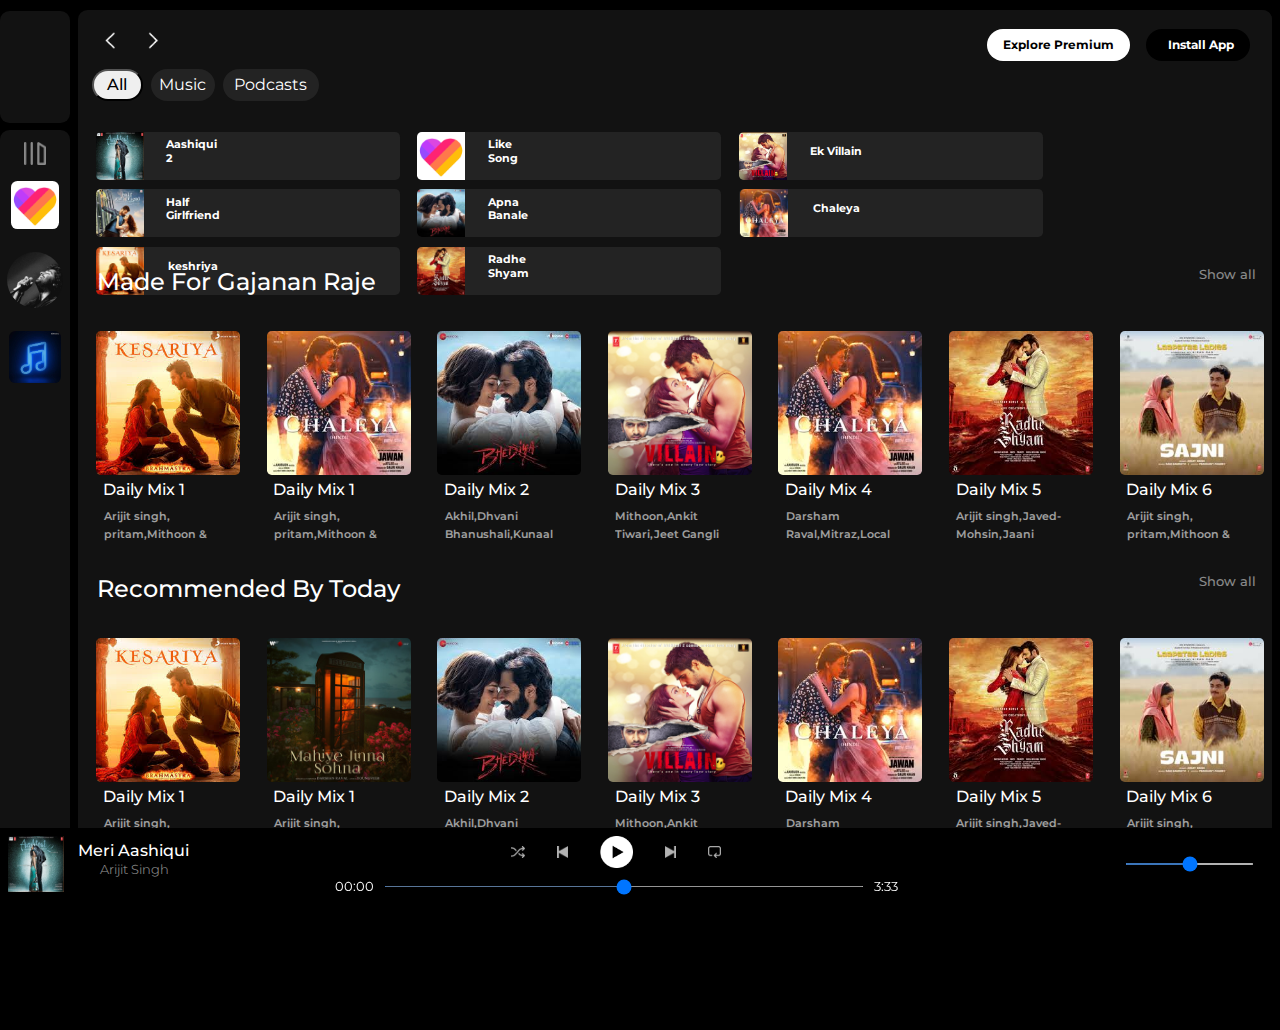
<file: Project/Spotify/SpotifyHome.html>
<!DOCTYPE html>
<html lang="en">

<head>
    <meta charset="UTF-8">
    <meta name="viewport" content="width=device-width, initial-scale=1.0">
    <link rel="stylesheet" href="https://cdnjs.cloudflare.com/ajax/libs/font-awesome/6.5.2/css/all.min.css"
        integrity="sha512-SnH5WK+bZxgPHs44uWIX+LLJAJ9/2PkPKZ5QiAj6Ta86w+fsb2TkcmfRyVX3pBnMFcV7oQPJkl9QevSCWr3W6A=="
        crossorigin="anonymous" referrerpolicy="no-referrer" />
    <link rel="icon" href="./assets/logo.png">
    <link href="https://cdn.jsdelivr.net/npm/bootstrap@5.3.3/dist/css/bootstrap.min.css" rel="stylesheet">
    <title>Spotify - Web Player: Music for everyone</title>
    <link rel="stylesheet" href="css.css">
    <link rel="stylesheet" href="style.css">
    <link rel="preconnect" href="https://fonts.googleapis.com">
    <link rel="preconnect" href="https://fonts.gstatic.com" crossorigin>
    <link href="https://fonts.googleapis.com/css2?family=Montserrat:ital,wght@0,100..900;1,100..900&display=swap"
        rel="stylesheet">
</head>

<body>
    <div class="main">
        <div class="left-bar">
            <div class="navs">
                <div class="nav-options" style="opacity: 1;">
                    <a href="spotify.html"><i class="fa-solid fa-house"></i></a>
                </div>
                <div class="nav-options">
                    <a href="index.html"><i class="fa-solid fa-magnifying-glass"></i></a>
                </div>
            </div>

            <div class="left-lib">
                <div class="lib-icon">
                    <img src="./assets/library_icon.png">
                </div>
                <div class="lib-like borders">
                    <img src="./assets/like.jpeg">
                </div>
                <div class="lib-album borders">
                    <img src="./assets/artist.jpeg">
                </div>
                <div class="lib-music borders">
                    <img src="./assets/music.jpeg" alt="">
                </div>
            </div>

        </div>
        <div class="main-body">
            <div class="stiky-nav">
                <div class="stiky-box">
                    <div class="stiky-nav-i">
                        <img src="./assets/backward_icon.png" class="hide">
                        <img src="./assets/forward_icon.png" alt="">
                    </div>
                    <div class="stiky-nav-o">
                        <button class="badge o-icon hide">Explore Premium</button>
                        <button class="badge o-icon badeg-o"><i class="fa-regular fa-circle-down"
                                style="margin-right: 6px;"></i>Install App</button>
                        <i class="fa-regular fa-user o-icon"></i>
                    </div>
                </div>

                <div class="main-all-badge">
                    <a href="index.html"><button class="all-b">All</button></a>
                    <button class="music-b ">Music</button>
                    <button class="pod-b ">Podcasts</button>
                </div>
            </div>
            <div class="main-all">
                <div class="main-box">
                    <div class="main-boxes">
                        <div class="main-img">
                            <img src="./assets/aashiqui_2.jpeg">
                        </div>
                        <div class="img-text">
                            <h6>Aashiqui 2</h6>
                        </div>
                        <div class="play" style="style:none">
                            <a href="spotify.html"><img src="./assets/play.png"></a>
                        </div>
                    </div>
                    <div class="main-boxes">
                        <div class="main-img">
                            <img src="./assets/like.jpeg">
                        </div>
                        <div class="img-text">
                            <h6>Like Song </h6>
                        </div>
                        <div class="play">
                            <img src="./assets/play.png">
                        </div>
                    </div>
                    <div class="main-boxes">
                        <div class="main-img">
                            <img src="./assets/ek villain.jpeg">
                        </div>
                        <div class="img-text">
                            <h6>Ek Villain</h6>
                        </div>
                        <div class="play">
                            <img src="./assets/play.png">
                        </div>
                    </div>
                    <div class="main-boxes">
                        <div class="main-img">
                            <img src="./assets/half girlfriend.jpeg">
                        </div>
                        <div class="img-text">
                            <h6>Half Girlfriend</h6>
                        </div>
                        <div class="play">
                            <img src="./assets/play.png">
                        </div>
                    </div>
                    <div class="main-boxes">
                        <div class="main-img">
                            <img src="./assets/bhediya.jpeg">
                        </div>
                        <div class="img-text">
                            <h6>Apna Banale</h6>
                        </div>
                        <div class="play">
                            <img src="./assets/play.png">
                        </div>
                    </div>
                    <div class="main-boxes">
                        <div class="main-img">
                            <img src="./assets/jawan.jpeg">
                        </div>
                        <div class="img-text">
                            <h6>Chaleya</h6>
                        </div>
                        <div class="play">
                            <img src="./assets/play.png">
                        </div>
                    </div>
                    <div class="main-boxes">
                        <div class="main-img">
                            <img src="./assets/keshriya.jpeg">
                        </div>
                        <div class="img-text">
                            <h6>keshriya</h6>
                        </div>
                        <div class="play">
                            <img src="./assets/play.png">
                        </div>
                    </div>
                    <div class="main-boxes">
                        <div class="main-img">
                            <img src="./assets/Radhe shyam.jpeg">
                        </div>
                        <div class="img-text">
                            <h6>Radhe Shyam</h6>
                        </div>
                        <div class="play">
                            <img src="./assets/play.png">
                        </div>
                    </div>
                </div>
            </div>
            <div class="main-title">
                <div class="main-title-text1">
                    <a href="#">
                        <h4>Made For Gajanan Raje</h4>
                    </a>
                </div>
                <div class="main-title-text2">
                    <a href="#">
                        <h6>Show all</h6>
                    </a>
                </div>
            </div>
            <div class="main-card">
                <div class="main-cards">

                    <div class="main-card-img">
                        <img src="./assets/keshriya.jpeg">
                        <div class="main-cards-text">
                            <h6>Daily Mix 1</h6>
                            <p>Arijit singh, pritam,Mithoon & </p>
                        </div>
                    </div>

                </div>
                <div class="main-cards">

                    <div class="main-card-img">
                        <img src="./assets/jawan.jpeg">
                        <div class="main-cards-text">
                            <h6>Daily Mix 1</h6>
                            <p>Arijit singh, pritam,Mithoon & </p>
                        </div>
                    </div>

                </div>
                <div class="main-cards">
                    <div class="main-card-img">
                        <img src="./assets/bhediya.jpeg">
                        <div class="main-cards-text">
                            <h6>Daily Mix 2</h6>
                            <p>Akhil,Dhvani Bhanushali,Kunaal</p>
                        </div>
                    </div>

                </div>
                <div class="main-cards">
                    <div class="main-card-img">
                        <img src="./assets/ek villain.jpeg">
                        <div class="main-cards-text">
                            <h6>Daily Mix 3</h6>
                            <p>Mithoon,Ankit Tiwari,Jeet Gangli</p>
                        </div>
                    </div>
                </div>
                <div class="main-cards">
                    <div class="main-card-img">
                        <img src="./assets/jawan.jpeg">
                        <div class="main-cards-text">
                            <h6>Daily Mix 4</h6>
                            <p>Darsham Raval,Mitraz,Local</p>
                        </div>
                    </div>

                </div>
                <div class="main-cards">
                    <div class="main-card-img">
                        <img src="./assets/Radhe shyam.jpeg">
                        <div class="main-cards-text">
                            <h6>Daily Mix 5</h6>
                            <p>Arijit singh,Javed-Mohsin,Jaani</p>
                        </div>
                    </div>

                </div>
                <div class="main-cards">
                    <div class="main-card-img">
                        <img src="./assets/sajni re.jpeg">
                        <div class="main-cards-text">
                            <h6>Daily Mix 6</h6>
                            <p>Arijit singh, pritam,Mithoon & </p>
                        </div>
                    </div>
                </div>

            </div>
            <div class="main-title">
                <div class="main-title-text1">
                    <a href="#">
                        <h4>Recommended By Today</h4>
                    </a>
                </div>
                <div class="main-title-text2">
                    <a href="#">
                        <h6>Show all</h6>
                    </a>
                </div>
            </div>
            <div class="main-card">
                <div class="main-cards">
                    <div class="main-card-img">
                        <img src="./assets/keshriya.jpeg">
                        <div class="main-cards-text">
                            <h6>Daily Mix 1</h6>
                            <p>Arijit singh, pritam,Mithoon & </p>
                        </div>
                    </div>

                </div>
                <div class="main-cards">

                    <div class="main-card-img">
                        <img src="./assets/card2img.jpeg">
                        <div class="main-cards-text">
                            <h6>Daily Mix 1</h6>
                            <p>Arijit singh, pritam,Mithoon & </p>
                        </div>
                    </div>

                </div>
                <div class="main-cards">
                    <div class="main-card-img">
                        <img src="./assets/bhediya.jpeg">
                        <div class="main-cards-text">
                            <h6>Daily Mix 2</h6>
                            <p>Akhil,Dhvani Bhanushali,Kunaal</p>
                        </div>
                    </div>

                </div>
                <div class="main-cards">
                    <div class="main-card-img">
                        <img src="./assets/ek villain.jpeg">
                        <div class="main-cards-text">
                            <h6>Daily Mix 3</h6>
                            <p>Mithoon,Ankit Tiwari,Jeet Gangli</p>
                        </div>
                    </div>
                </div>
                <div class="main-cards">
                    <div class="main-card-img">
                        <img src="./assets/jawan.jpeg">
                        <div class="main-cards-text">
                            <h6>Daily Mix 4</h6>
                            <p>Darsham Raval,Mitraz,Local</p>
                        </div>
                    </div>

                </div>
                <div class="main-cards">
                    <div class="main-card-img">
                        <img src="./assets/Radhe shyam.jpeg">
                        <div class="main-cards-text">
                            <h6>Daily Mix 5</h6>
                            <p>Arijit singh,Javed-Mohsin,Jaani</p>
                        </div>
                    </div>

                </div>
                <div class="main-cards">
                    <div class="main-card-img">
                        <img src="./assets/sajni re.jpeg">
                        <div class="main-cards-text">
                            <h6>Daily Mix 6</h6>
                            <p>Arijit singh, pritam,Mithoon & </p>
                        </div>
                    </div>
                </div>

            </div>
            <div class="main-title">
                <div class="main-title-text1">
                    <a href="#">
                        <h4>Recently Played</h4>
                    </a>
                </div>
                <div class="main-title-text2">
                    <a href="#">
                        <h6>Show all</h6>
                    </a>
                </div>
            </div>
            <div class="main-card">
                <div class="main-cards">
                    <div class="main-card-img">
                        <img src="./assets/keshriya.jpeg">
                        <div class="main-cards-text">
                            <h6>Daily Mix 1</h6>
                            <p>Arijit singh, pritam,Mithoon & </p>
                        </div>
                    </div>
                </div>
                <div class="main-cards">

                    <div class="main-card-img">
                        <img src="./assets/card3img.jpeg">
                        <div class="main-cards-text">
                            <h6>Daily Mix 1</h6>
                            <p>Arijit singh, pritam,Mithoon & </p>
                        </div>
                    </div>

                </div>
                <div class="main-cards">
                    <div class="main-card-img">
                        <img src="./assets/bhediya.jpeg">
                        <div class="main-cards-text">
                            <h6>Daily Mix 2</h6>
                            <p>Akhil,Dhvani Bhanushali,Kunaal</p>
                        </div>
                    </div>

                </div>
                <div class="main-cards">
                    <div class="main-card-img">
                        <img src="./assets/card5img.jpeg">
                        <div class="main-cards-text">
                            <h6>Daily Mix 3</h6>
                            <p>Mithoon,Ankit Tiwari,Jeet Gangli</p>
                        </div>
                    </div>
                </div>
                <div class="main-cards">
                    <div class="main-card-img">
                        <img src="./assets/half girlfriend.jpeg">
                        <div class="main-cards-text">
                            <h6>Daily Mix 4</h6>
                            <p>Darsham Raval,Mitraz,Local</p>
                        </div>
                    </div>

                </div>
                <div class="main-cards">
                    <div class="main-card-img">
                        <img src="./assets/Radhe shyam.jpeg">
                        <div class="main-cards-text">
                            <h6>Daily Mix 5</h6>
                            <p>Arijit singh,Javed-Mohsin,Jaani</p>
                        </div>
                    </div>

                </div>
                <div class="main-cards">
                    <div class="main-card-img">
                        <img src="./assets/sajni re.jpeg">
                        <div class="main-cards-text">
                            <h6>Daily Mix 6</h6>
                            <p>Arijit singh, pritam,Mithoon & </p>
                        </div>
                    </div>
                </div>

            </div>
            <div class="main-title">
                <div class="main-title-text1">
                    <a href="#">
                        <h4>Top For This Week</h4>
                    </a>
                </div>
                <div class="main-title-text2">
                    <a href="#">
                        <h6>Show all</h6>
                    </a>
                </div>
            </div>
            <div class="main-card">
                <div class="main-cards">
                    <div class="main-card-img">
                        <img src="./assets/keshriya.jpeg">
                        <div class="main-cards-text">
                            <h6>Daily Mix 1</h6>
                            <p>Arijit singh, pritam,Mithoon & </p>
                        </div>
                    </div>
                </div>
                <div class="main-cards">

                    <div class="main-card-img">
                        <img src="./assets/card4img.jpeg">
                        <div class="main-cards-text">
                            <h6>Daily Mix 1</h6>
                            <p>Arijit singh, pritam,Mithoon & </p>
                        </div>
                    </div>

                </div>
                <div class="main-cards">
                    <div class="main-card-img">
                        <img src="./assets/bhediya.jpeg">
                        <div class="main-cards-text">
                            <h6>Daily Mix 2</h6>
                            <p>Akhil,Dhvani Bhanushali,Kunaal</p>
                        </div>
                    </div>

                </div>
                <div class="main-cards">
                    <div class="main-card-img">
                        <img src="./assets/ek villain.jpeg">
                        <div class="main-cards-text">
                            <h6>Daily Mix 3</h6>
                            <p>Mithoon,Ankit Tiwari,Jeet Gangli</p>
                        </div>
                    </div>
                </div>
                <div class="main-cards">
                    <div class="main-card-img">
                        <img src="./assets/jawan.jpeg">
                        <div class="main-cards-text">
                            <h6>Daily Mix 4</h6>
                            <p>Darsham Raval,Mitraz,Local</p>
                        </div>
                    </div>

                </div>
                <div class="main-cards">
                    <div class="main-card-img">
                        <img src="./assets/Radhe shyam.jpeg">
                        <div class="main-cards-text">
                            <h6>Daily Mix 5</h6>
                            <p>Arijit singh,Javed-Mohsin,Jaani</p>
                        </div>
                    </div>

                </div>
                <div class="main-cards">
                    <div class="main-card-img">
                        <img src="./assets/half girlfriend.jpeg">
                        <div class="main-cards-text">
                            <h6>Daily Mix 6</h6>
                            <p>Arijit singh, pritam,Mithoon & </p>
                        </div>
                    </div>
                </div>

            </div>
            <br><br><br><br><br><br><br><br><br><br><br><br><br><br><br><br>
        </div>
        <div class="bottom-bar">
            <div class="music-player">
                <div class="album">
                    <div class="a-img">
                        <img src="./assets/aashiqui_2.jpeg" style="width: 3.5rem; height: 3.5rem;">
                    </div>
                    <div class="a-text">
                        <h6>Meri Aashiqui</h6>
                        <p>Arijit Singh</p>
                    </div>
                    <div class="a-i" style="margin-left: 3rem;">
                        <i class="fa-solid fa-circle-plus"></i>
                    </div>
                </div>
                <div class="player">
                    <div class="player-controls">
                        <img src="./assets/player_icon1.png" class="player-icons">
                        <img src="./assets/player_icon2.png" class="player-icons">
                        <img src="./assets/player_icon3.png" class="player-icons" style="opacity: 1; height: 2rem;">
                        <img src="./assets/player_icon4.png" class="player-icons">
                        <img src="./assets/player_icon5.png" class="player-icons">
                    </div>
                    <div class="progress-bar">
                        <span class="curr-time">00:00</span>
                        <input type="range" min="0" max="100" class="progress-b" step="1">
                        <span class="tot-time">3:33</span>
                    </div>
                </div>
                <div class="control">
                    <i class="fa-solid fa-square-rss"></i>
                    <i class="fa-solid fa-volume-low"></i>
                    <input type="range" class="c-pro" step="1">
                    <i class="fa-solid fa-up-right-and-down-left-from-center"></i>
                </div>
            </div>
        </div>
    </div>

</body>

</html>
</file>
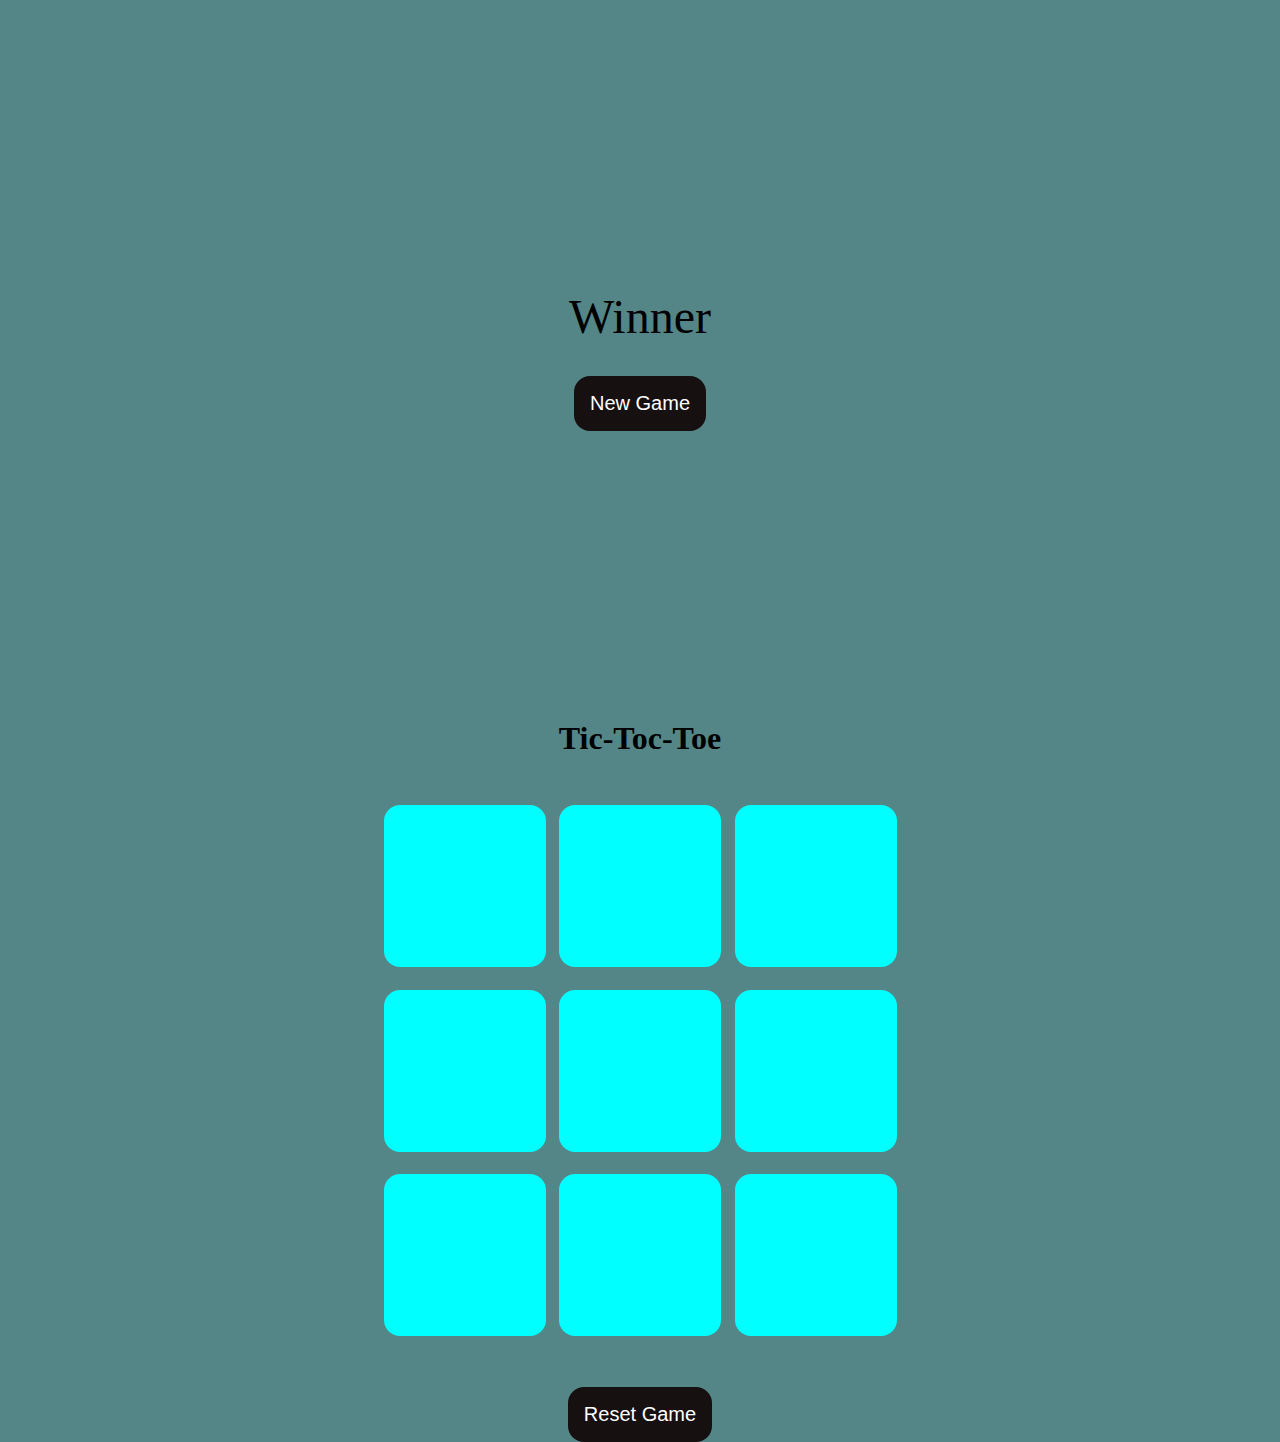
<file: Project/Tic-Toc-Toe/indexT.html>
<!DOCTYPE html>
<html lang="en">
<head>
    <meta charset="UTF-8">
    <meta name="viewport" content="width=device-width, initial-scale=1.0">
    <title>Tic-Toc-Toe</title>
    <link rel="stylesheet" href="styleT.css">
</head>
<body>
    <div class="msg-container" class="hide">
        <p id="msg">Winner</p>
        <button id="new-btn">New Game</button>
    </div>
    <main>
        <h1>Tic-Toc-Toe</h1>
        <div class="container">
            <div class="game" class="color" class="c">
                <button class="box"></button>
                <button class="box"></button>
                <button class="box"></button>
                <button class="box"></button>
                <button class="box"></button>
                <button class="box"></button>
                <button class="box"></button>
                <button class="box"></button>
                <button class="box"></button>
            </div>
        </div>
        <button id="reset-btn"> Reset Game</button>
    </main>
    <script src="app.js"></script>
</body>
</html>
</file>
<file: Project/Calcy/style.css>
@import url('https://fonts.googleapis.com/css2?family=Poppins:wght@display=swap');

* {
    margin: 0;
    padding: 0;
    box-sizing: border-box;
    font-family: 'Poppins', sans-serif;
}

h1 {
    color: #fff;
    padding: 0;
    margin-top: 40px;
    display: flex;
    justify-content: center;
    align-items: center;
}


body {
    width: 80%;
    height: 100vh;
    margin-top: 50px;
    margin-left: 100px;
    display: flex;
    justify-content: center;
    align-items: center;
    background: linear-gradient(45deg, #0a0a0a, #3a4452);
}

.calculator {
    border: 1px solid #717377;
    padding: 20px;
    border-radius: 16px;
    background-color: transparent;
    box-shadow: 0px 3px 15px rgba(113, 115, 119, 0.5);
}

input {
    width: 320px;
    border: none;
    padding: 24px;
    margin: 10px;
    border-radius: 15px;
    background: transparent;
    box-shadow: 0px 3px 15px rgba(84, 84, 84, 0.1);
    font-size: 40px;
    text-align: right;
    cursor: pointer;
    color: #ffffff;
}


button {
    border: none;
    width: 60px;
    height: 60px;
    margin: 10px;
    border-radius: 50%;
    background-color: transparent;
    color: #ffffff;
    font-size: 20px;
    box-shadow: -8px -8px 15px rgba(255, 255, 255, 0.1);
    cursor: pointer;
}

.equal {
    background-color: orange;
}

.operator {
    color: #6dee0a;
}
</file>
<file: Project/colorpicker/style.css>
body {
    display: flex;
    align-items: center;
    justify-content: center;
    flex-direction: column;
}

button {
    height: 2.5rem;
    width: fit-content;
    border-radius: 1rem;
    color: black;
    font-size: medium;
    font-weight: 400;
}

.box {
    height: 100px;
    width: 400px;
    border: 2px solid black;
    display: flex;
    justify-content: center;
}
</file>
<file: Project/GuessNumber/style.css>
* {
    margin: 0;
    padding: 0;
    ;
    box-sizing: border-box;
}

body {
    width: 100%;
    background-color: #222831;
    display: flex;
    align-items: center;
    justify-content: center;
}

.main {
    height: 600px;
    width: 600px;
    margin-top: 0.5rem;
    background-color: #222831;
    color: #EEEEEE;
    border-radius: 1rem;
    display: flex;
    align-items: center;
    flex-direction: column;
    justify-content: center;
    padding-top: 3rem;
}

.inputs {
    margin-top: 1rem;
}

.range {
    margin-top: 2rem;
    gap: 0.8rem;
    margin-left: 2rem;
}

.range input {
    width: 8rem;
}

#generateBtn {
    margin-left: 7.5rem;
    margin-top: 1rem;
    width: 8rem;
    height: 3rem;
    border-radius: 1rem;
    font-size: 0.9rem;
    background-color: #00ADB5;
    cursor: pointer;
}

.guess {
    margin-top: 1rem;
}

.guess button {
    height: 2.5rem;
    width: 4.5rem;
    border-radius: 0.5rem;
    cursor: pointer;
    color: #fff;
    background-color: #121212;
    margin-left: 1rem;
}

.btn_guess {
    background-color: #222831;
}

input {
    height: 2.5rem;
    border-radius: 0.5rem;
    background-color: #00ADB5;
}

.btns {
    margin-top: 1rem;
}

.paragraph {
    display: flex;
    align-items: center;
    justify-content: center;
}

#para {
    font-size: 1.8rem;
    font-style: normal;
    font-weight: 500;
    justify-content: center;
    text-wrap: wrap;
    text-overflow: clip;
    margin-top: 1rem;
    padding: 3rem;
}

.btns button {
    height: 2.5rem;
    width: 6.5rem;
    border-radius: 0.5rem;
    cursor: pointer;

}
</file>
<file: Project/HackerRank/style.css>
* {
    margin: 0;
    padding: 0;
    box-sizing: border-box;
}

body {
    width: 100%;
    height: 100%;
    overflow: hidden;
}

.main {
    width: 100%;
    display: flex;
    font-family: Open Sans, Arial, Helvetica, sans-serif;
}

.left {
    width: 550px;
    background-color: #ffffff;
    padding: 60px;
}

.img-logo {
    width: 180px;
    height: 100px;
}

.img-logo img {
    width: 8rem;
}

.body-text {
    margin-top: 1.8rem;
    line-height: 0.6rem;
}

.body-texg span h1 {
    font-size: 40px;
    line-break: 0.7rem;
    font-weight: 600;
    color: #0E141E;
}

.minutes {
    display: flex;
    margin-top: 3rem;
    line-height: 0.2rem;
    gap: 2rem;
}

.minutes p {
    font-size: small;
    opacity: 0.8;
}

.minutes h6 {
    opacity: 0.8;
    font-weight: 500;
}

.footer {
    margin-top: 6.5rem;
    font-size: 13px;
    gap: 0.5rem;
    line-height: 1rem;
}

.footer a {
    font-weight: 600;
    font-size: 0.8rem;
    color: #738f93;
    color: #1c5ba9;
    text-decoration: underline dashed;
}

.footer_dived {
    opacity: 0.7;
}

.right {
    width: 100%;
    height: 100vh;
    flex: 1;
    background-color: #f3f7f7;
    overflow: scroll;
    scroll-behavior: smooth;
}

.li a {
    color: #075C8E;
}

.li li {
    font-size: 14px;
    margin: 0px, 0px 15px;
    width: 550px;
    height: 38px;
    line-height: 1.2rem;
}

.inst {
    margin: 0px 31.5px 0px 0px;
    padding: 240px 60px 40px;
}

.botton {
    padding-left: 60px;
}

.b {
    width: 6rem;
    height: 2.3rem;
    background-color: green;
    color: #ffffff;
    border: 1px solid green;
    font-weight: 700;
    border-radius: 3px;
    font-size: 0.9rem;
}

.bt {
    width: 10rem;
    height: 2.3rem;
    color: #068932;
    border: 1px solid green;
    font-weight: 600;
    border-radius: 3px;
    font-size: 1rem;
    margin-left: 0.5rem;
}

.mainbody {
    height: 589px;
    width: 720px;
    margin: 0px 31.5px 0px 0px;
    padding: 240px 60px 40px;
}

.mainbody-main h2 {
    color: #39424E;
    font-size: 40px;
    margin: 0px 0px 10px;


}

.stable span {
    color: #39424E;
    font: 14px;
    padding: 10px 0px 15px;
}

.headers {
    background-color: #ffffff;
    /* padding: 0px 20px; */
    box-shadow: rgba(0, 0, 0, 0.35) 0px 5px 15px;
}

.header-column {
    display: flex;
    align-items: center;
    padding: 20px 20px;
}

.ellipse {
    color: #738f93;
    font-size: 14px;
}

.header-row {
    display: flex;
    align-items: center;
    padding: 0px 20px;
    background-color: #f3f7f7;
    width: 100%;
}

.ellipses {
    font-size: 14x;
    color: #39424E;
    padding: 14px 0px;
}

.bn {
    margin-top: 3rem;
}

form {
    width: 720px;
    height: fit-content;
    margin: 0px 31.5px 0px 0px;
    padding: 240px 60px 40px;
}

form .last-form p {
    width: 600px;
    height: 59.05px;
    font-size: 13px;
    color: #39424E;
    padding: 10px 0px 25px;
}

.label {
    width: 600px;
    height: 71px;
    padding: 0px 0px 20px;
    display: flex;
    flex-direction: column;
    gap: 0.5rem;
}

.label label {
    width: 600px;
    height: 21px;
    font-size: 14px;
    color: #39424E;
    padding: 0px 0px 10px;
}

#emai {
    box-shadow: 0px 3px 10px 0 rgba(0, 0, 0, 0.1);
    border-width: 0;
    font-size: 14px;
    background-color: #ffffff;
    border: 1px solid #ffffff;
    border-bottom: 1px solid #576871;
    border: none;
}

.mb-3 label {
    &::after {
        margin-left: 3px;
        color: red;
        content: "*";
    }
}


.check h3 {
    width: 600px;
    font-size: 14px;
    margin: 14px 0px;
    color: #39424E;

    &::after {
        margin-left: 3px;
        color: red;
        content: "*";
    }
}

/* .check h3 ::after {
    margin-left: 3px;
    color: red;
    content: "*";
} */

.check label {
    display: flex;
}

.check .form-check {
    font-size: 14px;
    color: #39424E;
    margin: 15px 0px 0px 0px;
    width: 561px;
}

.mb-3 label {
    font-size: 14px;
    color: #39424E;
}

.form-check input {
    width: 1rem;
    height: 1rem;
    cursor: pointer;
}

.form-check label {
    margin-left: 2rem;
}

.form-check a {
    color: #11639C;
}
</file>
<file: Project/nearest_Number/style.css>
* {
    margin: 0;
    padding: 0;
    box-sizing: border-box;
}

body {
    width: 100%;
    height: 100%;
    overflow: hidden;
}

.main {
    width: 100%;
    display: flex;
    font-family: Open Sans, Arial, Helvetica, sans-serif;
}

.left {
    width: 550px;
    background-color: #ffffff;
    padding: 60px;
}

.left-text {
    margin-top: 180px;
    padding: 0px 100px 0px 0px;
}

footer {
    margin-top: 180px;
}

.bottom {
    display: flex;
    font-size: 14px;
    letter-spacing: 0.5px;
    gap: 0.2rem;
    color: #2e86de;

    a {
        text-decoration: none;
    }

    p {
        opacity: 0.6;
        text-decoration: dashed underline;

        &:hover {
            opacity: 1;
            cursor: pointer;
        }
    }
}








.right {
    background-color: #c8d6e5;
    width: 100vh;
    height: 100vh;
    color: #222f3e;
    flex: 1;
}

.right-heading {
    padding: 80px;

    h6 {
        font-size: 25px;
    }
}

.mains {
    margin-top: 50px;
    display: flex;
    flex-wrap: wrap;
    flex-direction: column;
    justify-content: center;
    padding-left: 60px;
}

.main-no input {
    height: 2rem;
    border-radius: 0.6rem;
    font-size: 1.3rem;
}

.main-num {
    margin-top: 2rem;

    input {
        height: 2rem;
        border-radius: 0.6rem;
        font-size: 1.3rem;
    }
}

select {
    width: 15rem;
    height: 2rem;
    border-radius: 0.6rem;
    font-size: 1rem;
}

.main-botton {
    display: flex;
    margin-top: 2rem;
    margin-left: 7rem;

    .btn {
        height: 2rem;
        width: 6rem;
        border-radius: 2rem;
        font-size: 20px;
        background-color: #00d2d3;
    }
}

.main-result {
    margin-top: 2rem;

    input {
        height: 2rem;
        border-radius: 0.6rem;
        font-size: 1.3rem;
    }
}
</file>
<file: Project/Rock_Paper_Scissors/style.css>
* {
    padding: 0;
    margin: 0;
}

.nav_bar {
    height: 60px;
    color: #fff;
    background-color: rgb(0, 26, 26);
    display: flex;
    text-align: center;
    line-height: 60px;
    justify-content: center;
}

.choice {
    height: 170px;
    width: 170px;
    border-radius: 50%;
    display: flex;
    justify-content: center;
    text-align: center;
}

.choice:hover {
    cursor: pointer;
    background-color: black;
}

.choice img {
    margin-top: 0.65rem;
    height: 150px;
    width: 150px;
    object-fit: cover;
    border-radius: 50%;
}

.choices {
    display: flex;
    justify-content: center;
    text-align: center;
    gap: 3rem;
    margin-top: 3rem;
}

.score-board {
    display: flex;
    justify-content: center;
    text-align: center;
    font-size: 3rem;
    margin-top: 2rem;
    gap: 5rem;
}

#user,
#computer {
    font-size: 4rem;
}

.msg-container {
    margin-top: 3rem;
    display: flex;
    justify-content: center;
    text-align: center;
}

#msg {
    display: inline;
    background-color: black;
    color: #fff;
    padding: 1rem;
    font-size: 2rem;
    border-radius: 1rem;
}

.reset {
    display: flex;
    justify-content: center;
    text-align: center;
}

#re {
    display: inline;
    background-color: rgb(255, 0, 102);
    color: #fff;
    margin-top: 1rem;
    padding: 0.8rem;
    font-size: 2rem;
    border-radius: 1rem;
}
</file>
<file: Project/Spotify/style.css>
body {
    font-family: "Montserrat", sans-serif;
    margin: 0px;
    padding: 0px;
    background-color: #000;
    color: #fff;
    overflow: hidden;

}

.main {
    height: 100vh;
    display: flex;
    flex-direction: row;
}

.sidebar {
    background-color: black;
    width: 320px;
    border-radius: 1rem;
}

.nav-option {
    line-height: 2.5rem;
    opacity: 0.7;
    padding: 0.5rem 0.8rem;
}

.nav-option:hover {
    opacity: 1;
}

.nav-option i {
    font-size: 1.25rem;
}

.nav-option a {
    font-size: 1rem;
    margin-left: 0.6rem;
}

.nav {
    display: flex;
    flex-direction: column-reverse;
    justify-content: center;
    background-color: #121212;
    border-radius: 1rem;
    height: 130px;
    padding: 0.5rem 0.75rem;
    margin: 0.5rem 0.5rem 0 0.5rem;
}

a {
    text-decoration: none;
    color: #fff;
}

.library {
    background-color: #121212;
    border-radius: 1rem;
    height: 100%;
    margin-top: 0.5rem;
    padding: 0.5rem 0.75rem;
    margin: 0.5rem 0.5rem 0 0.5rem;
}

.options {
    display: flex;
    justify-content: space-between;
    align-items: center;
}

.lib-option img {
    height: 1.25rem;
    width: 1.25rem;
}

.icons {
    font-size: 1.3rem;
    display: flex;
}

.icons i {
    opacity: 0.7;
    margin-right: 1.5rem;
}

.icons i:hover {
    opacity: 1;
}

.card {
    background-color: #232323;
    color: #fff;
    margin-bottom: 0.5rem;
    border-radius: 1rem;
    font-size: small;
}

.card .btn {
    border-radius: 1.5rem;
    background-color: #fff;
    color: #000;
    font-weight: 600;
}

.main-content {
    background-color: #121212;
    flex: 1;
    overflow: auto;
    border-radius: 1rem;
    margin-top: 0.5rem;
    margin-right: 0.5rem;
    padding: 0 1.5rem 0 1.5rem;
}

.badge {
    background-color: #fff;
    color: #000;
    border: none;
    padding: 0.25rem 1rem;
    font-weight: 700;
    margin-top: 0.5rem;
    width: fit-content;
    height: 2rem;
    border-radius: 1rem;
}

.badeg-o {
    background-color: #000;
    color: #fff;
}

.stiky-nav {
    position: sticky;
    top: 0;
    background-color: #121212;
    display: flex;
    justify-content: space-between;
    align-items: center;
    padding: 0.7rem 0 0.7rem 0;
    z-index: 10;
}

.stiky-nav-i {
    margin-left: 0.8rem;
}

.stiky-nav-i img {
    height: 1.2rem;
    width: 1.2rem;
}

.stiky-nav-o {
    display: flex;
    justify-content: center;
    align-items: center;
}

.o-icon {
    margin-right: 1rem;
}

@media(max-width:1000px) {
    .hide {
        display: none;
    }
}

.card-container {
    display: flex;
    flex-wrap: wrap;
}

.cars {
    display: flex;
    color: #fff;
    padding: 1rem;
    margin-left: 1.5rem;
    margin-top: 0.5rem;
}

.font {
    font-weight: 600;
}

.fonts {
    font-size: 0.75rem;
    opacity: 0.6;
}

.footer {
    height: 300px;
    display: flex;
    justify-content: center;
    align-items: center;
}

.line {
    height: 50%;
    width: 90%;
    border-top: 1px solid #fff;
    opacity: 0.4;
}

.music-player {
    background-color: #000;
    position: fixed;
    bottom: 0px;
    width: 100%;
    height: 72px;
}

.music-player {
    display: flex;
    justify-content: space-between;
    align-items: center;
}

.album {
    width: 25%;
}

.player {
    width: 50%;
    margin-top: 10px;
    display: flex;
    justify-content: space-evenly;
    align-items: center;
    flex-direction: column;
    padding-top: 5px;
}

.control {
    width: 25%;
}

.player-icons {
    height: 0.8rem;
    margin-right: 2rem;
    opacity: 0.7;
}

.player-icons:hover {
    opacity: 1;
}

.player-controls {
    height: 20px;
    margin-top: 10px;
    display: flex;
    justify-content: center;
    align-items: center;
    padding: 5px;
    margin: 5px;
}

.progress-bar {
    margin-right: 2rem;

    display: flex;
    align-items: center;
    flex-direction: row;
    font-size: 0.8rem;
}

.progress-b {
    height: 0.01rem;
    width: 30rem;
    color: #fff;
    background-color: #121212;
}

span {
    padding: 10px 10px 10px 10px;
}

.a-img {
    background-size: contain;
    width: 30px;
}

.album {
    display: flex;
    align-items: center;
}

.a-img {
    margin-left: 0.5rem;
}

.a-text {
    display: flex;
    align-items: center;
    justify-content: center;
    flex-direction: column;
    margin-left: 2.5rem;
    font-size: 0.8rem;
    font-weight: 600;

}

.a-i {
    opacity: 0.5;
}

.a-i:hover {
    opacity: 1;
}


.f {
    font-size: 0.6rem;

}

.control {
    display: flex;
    justify-content: end;
    align-items: center;
    margin-right: 1rem;
}


.control i {
    margin-left: 0.6rem;
    opacity: 0.5;
}

.control i:hover {
    opacity: 1;
}

.c-pro {
    height: 0.1rem;
    margin-left: 0.6rem;
}
</file>
<file: Project/TodoApp/style.css>
* {
    margin: 0;
    padding: 0;
    box-sizing: border-box;
}

body {
    height: 100%;
    width: 100%;
    display: flex;
    justify-content: center;
    ;
}


.main {
    margin-top: 5rem;
    width: 300px;
    height: 200px;
    display: flex;
    flex-direction: column;
    align-items: center;
    border: 1px solid black;

}
</file>
<file: Project/Spotify/spotify.css>
* {
    margin: 0%;
    padding: 0%;
    box-sizing: border-box;
}

html,
body {
    /* font-family: "Montserrat", sans-serif; */
    font-family: 'Times New Roman', Times, serif;
    margin: 0px;
    padding: 0px;
    background-color: #000;
    color: #fff;
    overflow: hidden;

}

.main {
    height: 100vh;
    display: flex;
    /* flex-direction: row; */
}

.left-bar {
    background-color: black;
    width: 70px;
    border-radius: 0.8rem;
}

.nav-options {
    margin-top: 0.2rem;
    font-size: small;
    line-height: 2.5rem;
    padding-top: 0.8rem;
}

.nav-options i {
    font-size: 1.5rem;
}

.navs {
    display: flex;
    flex-direction: column;
    justify-content: center;
    align-items: center;
    background-color: #121212;
    height: 7rem;
    margin-top: 0.7rem;
    border-radius: 0.6rem;
}

.left-lib {
    background-color: #121212;
    height: 100vh;
    border-radius: 0.6rem;
    margin-top: 0.4rem;
    display: flex;
    flex-direction: column;
    width: 70px;
}

.lib-icon {
    margin-top: 0.8rem;
    display: flex;
    justify-content: center;
    align-items: center;
}

.lib-icon img {
    width: 1.4rem;
    opacity: 0.5;
    margin-bottom: 5px;
}

.lib-icon img:hover {
    opacity: 1;
}

.lib-like {
    margin-top: 0.8rem;
    display: flex;
    justify-content: center;
    align-items: center;
    padding: 0.2rem;
    margin: 0.2rem;
    padding-top: 0.5rem;
}

.lib-like img {
    width: 3rem;
    border-radius: 0.4rem;
    margin-bottom: 5px;
}

.lib-album {
    margin-top: 0.8rem;
    display: flex;
    justify-content: center;
    align-items: center;
    padding: 0.2rem;
    margin: 0.2rem;
    padding-top: 0.5rem;
}

.lib-album img {
    width: 3.5rem;
    border-radius: 50%;
    margin-bottom: 5px;
}

.lib-music {
    margin-top: 0.8rem;
    display: flex;
    justify-content: center;
    align-items: center;
    padding: 0.2rem;
    margin: 0.2rem;
    padding-top: 0.5rem;
}


.lib-music img {
    width: 3.3rem;
    border-radius: 0.4rem;
    margin-bottom: 5px;

}

.borders:hover {
    background-color: #242424;
    border-radius: 0.4rem;
}


.main-body {
    background-color: #121212;
    /* background: linear-gradient(rgb(4, 45, 67), #121212); */
    flex: 1;
    overflow: scroll;
    border-radius: 1rem;
    margin-top: 0.6rem;
    margin-right: 396px;
    margin-left: 0.5rem;
    /* padding: 0 1.5rem 0 1.5rem; */
    border-radius: 0.6rem;
    scrollbar-width: auto;
    scrollbar-width: thin;
    scrollbar-width: none;

}


.badge {
    background-color: #fff;
    color: #000;
    border: none;
    padding: 0.2rem 0.6rem;
    font-weight: 700;
    margin-top: 0.3rem;
    width: fit-content;
    height: 1.5rem;
    border-radius: 0.6rem;
}

.badeg-o {
    background-color: #000;
    color: #fff;
}

.stiky-nav {
    position: sticky;
    top: 0;
    width: 100%;
    background-color: #121212;
    /* background: linear-gradient(rgb(4, 45, 67), rgb(4, 42, 62)); */
    display: flex;
    flex-direction: column;
    align-items: center;
    /* padding: 0.3rem 0 0.3rem 0.2; */
    z-index: 10;
}

.stiky-box {
    width: 100%;
    display: flex;
    align-items: center;
    justify-content: space-between;
}

.stiky-nav-i {
    display: flex;
    justify-content: center;
    align-items: center;
}


.stiky-nav-i img {
    height: 1.5rem;
    width: 1.5rem;
    margin-right: 1.5rem;
}

.stiky-nav-i img:hover {
    background-color: #242424;
    border-radius: 50%;
}

.stiky-nav-o {
    display: flex;
    align-items: center;
}

.o-icon {
    margin-right: 0.6rem;
}

@media(max-width:1000px) {
    .hide {
        display: none;
    }
}

.main-all {
    /* background-color: rgb(37, 18, 207); */
    /* width: 100%; */
    height: 150px;

}

.main-all-badge {
    margin-left: 0.5rem;
    margin-top: 0.5rem;
    gap: 0.5rem;
    width: 100%;
    display: flex;
    justify-content: flex-start;
}

.all-b {
    height: 2rem;
    width: 3.2rem;
    font-size: medium;
    font-weight: 500;
    border-radius: 20px;
}

.music-b {
    border-radius: 10px;
    background-color: #232323;
    /* border: 1px thick slategrey;
    color: aliceblue; */
    color: #fff;
    border: #121212;
    border-radius: 1rem;
    height: 2rem;
    width: 4rem;
}

.pod-b {
    border-radius: 10px;
    background-color: #232323;
    color: #fff;
    border: #121212;
    border-radius: 1rem;
    height: 2rem;
    width: 6rem;
}

.main-box {
    margin-top: 10px;
    margin-left: 0.6rem;
    display: flex;
    flex-wrap: wrap;
}

.main-boxes {
    background-color: #232323;
    height: 3rem;
    width: 13.5rem;
    margin-right: 0.5rem;
    display: flex;
    justify-content: space-between;
    margin-top: 0.5rem;
    border-radius: 0.3rem;
}

.main-boxes:hover {
    opacity: 1;
}

.play:hover {
    opacity: 1;
}

.play {
    display: flex;
    align-items: center;
    justify-content: center;
    transition: all;
    transition-duration: 1s;
    transition-timing-function: ease;
    opacity: 0;
}

.play img {
    width: 2rem;
}

.main-img img {
    width: 3rem;
    border-radius: 0.3rem 0 0 0.3rem;
}

.img-text {
    display: flex;
    align-items: center;
    justify-content: center;
    margin-right: 0.8rem;
}

.img-text h6 {
    font-size: 0.7rem;
    font-weight: 700;
}

h4 {
    margin-top: 1rem;
    margin-left: 0.6rem;
}

a h4:hover {
    text-decoration: underline;
}

.main-card {
    margin-top: 1rem;
    height: 200px;
    display: flex;
}

.main-cards {
    width: 9rem;
    margin-left: 0.6rem;
    display: flex;
    flex-direction: column;
    align-items: center;
}

.main-cards h6 {
    margin-left: 0.55rem;
}

.main-cards-text {
    line-height: 18px;
}

.main-cards-text p {
    margin-left: 0.4rem;
}

.main-cards:hover {
    background-color: #242424;
    border-radius: 0.4rem;
}

.main-cards h6 {
    margin-top: 5px;
}

.main-cards p {
    font-size: 0.7rem;
    opacity: 0.6;
    font-weight: 600;
}

.main-card-img {
    margin-top: 10px;
    display: flex;
    flex-direction: column;
    align-items: center;
}


.main-card-img p {
    display: flex;
    flex-wrap: wrap;
    padding-left: 0.6rem;
}

.main-card-img img {
    width: 7rem;
    border-radius: 0.3rem;
}

.main-cards-text h6 {
    padding-left: 0.4rem;
}

.main-cards-text p {
    display: flex;
    justify-self: center;
}

.right-bar {
    position: fixed;
    right: 0.1rem;
    width: 380px;
    height: 100vh;
    margin-top: 0.5rem;
    overflow: scroll;
    background-color: #121212;
    display: flex;
    flex-direction: column;
    border-radius: 0.6rem;
    /* scrollbar-width: auto; */
    /* scrollbar-width: thin; */
    scrollbar-width: none;
    scroll-padding-block-start: none;

}

.right-nav {
    position: inherit;
    background-color: #121212;
    height: 3rem;
    width: 380px;
    display: flex;
    align-items: center;
    justify-content: space-between;
    z-index: 10;
}

.nav-text {
    margin-top: 1rem;
    margin-left: 1rem;
    display: flex;
    justify-content: center;
    align-items: center;
}

.nav-text a {
    font-size: small;
    font-weight: 600;
}

.nav-text a:hover {
    text-decoration: underline;
}

.nav-icon {
    margin-top: 5px;
    display: flex;
    justify-content: flex-end;
    gap: 1rem;
}

.nav-icon i {
    margin-right: 1rem;
    font-size: 1rem;
    opacity: 0.5;
}

.nav-icon i:hover {
    opacity: 1;
}



.right-album {
    height: 390px;
    width: 100%;
    margin-top: 4rem;
    display: flex;
    align-items: center;
    justify-content: center;
}


.right-album img {
    height: 340px;
    width: 355px;
    border-radius: 0.5rem;
}

.right-heading {
    margin-top: 1rem;
    display: flex;
    align-items: center;
    justify-content: space-between;
}

.ritht-heading-text {
    margin-left: 1rem;
    line-height: 0.4rem;
}

.ritht-heading-text h5 {
    font-weight: 700;
}

.ritht-heading-text p {
    opacity: 0.5;
    font-weight: 500;
    font-size: medium;
}

.ritht-heading-text h5:hover {
    text-decoration: underline;
}

.ritht-heading-text p:hover {
    opacity: 1;
    text-decoration: underline;
}

.right-heading-icon {
    margin-right: 1rem;
}

.right-heading-icon i {
    width: 2rem;
    height: 1rem;
}

.right-card {
    background-color: #242424;
    margin: 0.8rem;
    margin-right: 3rem;
    width: 360px;
    height: fit-content;
    border-radius: 0.5rem;
    line-height: 0.6rem;
}

.right-card p {
    margin-top: 1rem;
    margin-left: 1.2rem;
    font-size: medium;
    font-weight: 600;
}

.right-card-img {
    margin-left: 1.2rem;
}

.right-card-img img {
    width: 5rem;
    border-radius: 50%;
}

.right-card-btn {
    top: 0.8rem;
    display: flex;
    align-items: center;
    justify-content: space-between;
}

.ritht-card-btn-text p {
    font-size: 0.9rem;
    font-weight: 300;
}

.right-card-btn-b {
    margin-right: 2rem;
}

.btns {
    opacity: 1;
}

.right-card-btn-b .btns {
    background-color: #fff;
    color: #121212;
    font-size: 0.8rem;
    font-weight: 600;
    border-radius: 0.5rem;
    border: 1px solid #fff;
    height: 2rem;
    width: 5rem;
}

.right-card .p {
    top: 0.5rem;
    font-size: 0.8rem;
    font-weight: 300;
    line-height: 15px;

}

.right-card-btn-b .btns :hover {
    opacity: 1;
}

.right-actor {
    background-color: #242424;
    margin-right: 3rem;
    margin-left: 0.8rem;
    padding-left: 0.8rem;
    width: 360px;
    height: fit-content;
    border-radius: 0.5rem;
    line-height: 1rem;
}

.right-actor-card {
    display: flex;
    margin-top: 0.8rem;
    align-items: center;
    justify-content: space-between;
}

.ritht-actor-text {
    font-weight: 600;
}

.right-actor-b {
    margin-right: 1.5rem;
}

.right-actor-b p {
    font-size: small;
    font-weight: 700;
    opacity: 0.8;
}

.right-actor-b p:hover {
    opacity: 1;
    text-decoration: underline;
}

.right-next {
    background-color: #242424;
    margin-top: 0.8rem;
    margin-right: 3rem;
    margin-left: 0.8rem;
    padding-left: 0.8rem;
    width: 360px;
    height: 110px;
    border-radius: 0.5rem;
    line-height: 1rem;
}

.right-next-photo {
    display: flex;
    align-items: center;
    gap: 0.6rem;
    margin-bottom: 0.7rem;
    height: 60px;
    margin-right: 0.6rem;
}

.right-next-photo:hover {
    background-color: #5B6467;
    border-radius: 0.4rem;
}

.right-photo-img img {
    width: 3rem;
}

.right-next-text {
    line-height: 3px;
}

.right-next-text h6:hover {
    text-decoration: underline;
}

.right-next-text p {
    font-size: small;
    font-weight: 400;
    opacity: 0.6;
}

.right-next-text p:hover {
    opacity: 1;
    text-decoration: underline;
}

.bottom-bar {
    background-color: #000;
    position: fixed;
    bottom: 0px;
    width: 100%;
    height: 72px;
}

.music-player {
    background-color: #000;
    position: fixed;
    bottom: 0px;
    width: 100%;
    height: 72px;
}

.music-player {
    display: flex;
    justify-content: space-between;
    align-items: center;
}

.album {
    width: 25%;
}

.player {
    width: 50%;
    margin-top: 10px;
    display: flex;
    justify-content: space-evenly;
    align-items: center;
    flex-direction: column;
    padding-top: 5px;
}

.control {
    width: 25%;
}

.player-icons {
    height: 0.8rem;
    margin-right: 2rem;
    opacity: 0.7;
}

.player-icons:hover {
    opacity: 1;
}

.player-controls {
    height: 20px;
    margin-top: 10px;
    display: flex;
    justify-content: center;
    align-items: center;
    padding: 5px;
    margin: 5px;
}

.progress-bar {
    margin-right: 2rem;

    display: flex;
    align-items: center;
    flex-direction: row;
    font-size: 0.8rem;
}

.progress-b {
    height: 0.01rem;
    width: 30rem;
    color: #fff;
    background-color: #121212;
}

span {
    padding: 10px 10px 10px 10px;
}

.a-img {
    background-size: contain;
    width: 30px;
}

.album {
    display: flex;
    align-items: center;
}

.a-img {
    margin-left: 0.5rem;
}

.a-text {
    display: flex;
    align-items: center;
    justify-content: center;
    flex-direction: column;
    margin-left: 2.5rem;
    font-size: 0.8rem;
    font-weight: 600;
    line-height: 3px;

}

.a-text p {
    font-size: small;
    font-weight: 300;
    opacity: 0.6;
    margin-left: 0.1rem;
}

.a-text p:hover {
    opacity: 1;
    text-decoration: underline;
}

.a-i {
    opacity: 0.5;
}

.a-i:hover {
    opacity: 1;
}


.f {
    font-size: 0.6rem;

}

.control {
    display: flex;
    justify-content: end;
    align-items: center;
    margin-right: 1rem;
}


.control i {
    margin-left: 0.6rem;
    opacity: 0.5;
}

.control i:hover {
    opacity: 1;
}

.c-pro {
    height: 0.1rem;
    margin-left: 0.6rem;
}
</file>
<file: Project/Spotify/css.css>
* {
    margin: 0%;
    padding: 0%;
    box-sizing: border-box;
}

html,
body {
    /* font-family: "Montserrat", sans-serif; */
    font-family: 'Times New Roman', Times, serif;
    margin: 0px;
    padding: 0px;
    background-color: #000;
    color: #fff;
    overflow: hidden;

}

.main {
    height: 100vh;
    display: flex;
    /* flex-direction: row; */
}

.left-bar {
    background-color: black;
    width: 70px;
    border-radius: 0.8rem;
}

.nav-options {
    margin-top: 0.2rem;
    font-size: small;
    line-height: 2.5rem;
    padding-top: 0.8rem;
}

.nav-options i {
    font-size: 1.5rem;
}

.navs {
    display: flex;
    flex-direction: column;
    justify-content: center;
    align-items: center;
    background-color: #121212;
    height: 7rem;
    margin-top: 0.7rem;
    border-radius: 0.6rem;
}

.left-lib {
    background-color: #121212;
    height: 100vh;
    border-radius: 0.6rem;
    margin-top: 0.4rem;
    display: flex;
    flex-direction: column;
    width: 70px;
}

.lib-icon {
    margin-top: 0.8rem;
    display: flex;
    justify-content: center;
    align-items: center;
}

.lib-icon img {
    width: 1.4rem;
    opacity: 0.5;
    margin-bottom: 5px;
}

.lib-icon img:hover {
    opacity: 1;
}

.lib-like {
    margin-top: 0.8rem;
    display: flex;
    justify-content: center;
    align-items: center;
    padding: 0.2rem;
    margin: 0.2rem;
    padding-top: 0.5rem;
}

.lib-like img {
    width: 3rem;
    border-radius: 0.4rem;
    margin-bottom: 5px;
}

.lib-album {
    margin-top: 0.8rem;
    display: flex;
    justify-content: center;
    align-items: center;
    padding: 0.2rem;
    margin: 0.2rem;
    padding-top: 0.5rem;
}

.lib-album img {
    width: 3.5rem;
    border-radius: 50%;
    margin-bottom: 5px;
}

.lib-music {
    margin-top: 0.8rem;
    display: flex;
    justify-content: center;
    align-items: center;
    padding: 0.2rem;
    margin: 0.2rem;
    padding-top: 0.5rem;
}


.lib-music img {
    width: 3.3rem;
    border-radius: 0.4rem;
    margin-bottom: 5px;

}

.borders:hover {
    background-color: #242424;
    border-radius: 0.4rem;
}


.main-body {
    background-color: #121212;
    /* background: linear-gradient(rgb(4, 45, 67), #121212); */
    flex: 1;
    overflow: scroll;
    width: 100%;
    border-radius: 1rem;
    margin-top: 0.6rem;
    margin-left: 0.5rem;
    margin-right: 0.5rem;
    /* padding: 0 1.5rem 0 1.5rem; */
    border-radius: 0.6rem;
    scrollbar-width: auto;
    scrollbar-width: thin;
    scrollbar-width: none;

}


.badge {
    background-color: #fff;
    color: #000;
    border: none;
    padding: 0.2rem 0.6rem;
    font-weight: 700;
    margin-top: 0.3rem;
    width: fit-content;
    height: 1.5rem;
    border-radius: 0.6rem;
}

.badeg-o {
    background-color: #000;
    color: #fff;
}

.stiky-nav {
    position: sticky;
    top: 0;
    width: 100%;
    background-color: #121212;
    /* background: linear-gradient(rgb(4, 45, 67), rgb(4, 42, 62)); */
    display: flex;
    flex-direction: column;
    align-items: center;
    /* padding: 0.3rem 0 0.3rem 0.2; */
    z-index: 10;
    margin-left: 0.6rem;
}

.stiky-box {
    width: 100%;
    display: flex;
    align-items: center;
    justify-content: space-between;
}

.stiky-nav-i {
    display: flex;
    justify-content: center;
    align-items: center;
}


.stiky-nav-i img {
    height: 1.5rem;
    width: 1.5rem;
    margin-right: 1.5rem;
}

.stiky-nav-i img:hover {
    background-color: #242424;
    border-radius: 50%;
}

.stiky-nav-o {
    display: flex;
    align-items: center;
}

.o-icon {
    margin-right: 0.6rem;
}

@media(max-width:1000px) {
    .hide {
        display: none;
    }
}

.main-all {
    /* background-color: rgb(37, 18, 207); */
    /* width: 100%; */
    height: 130px;

}

.main-all-badge {
    margin-left: 0.5rem;
    margin-top: 0.5rem;
    gap: 0.5rem;
    width: 100%;
    display: flex;
    justify-content: flex-start;
}

.all-b {
    height: 2rem;
    width: 3.2rem;
    font-size: medium;
    font-weight: 500;
    border-radius: 20px;
}

.music-b {
    border-radius: 10px;
    background-color: #232323;
    /* border: 1px thick slategrey;
    color: aliceblue; */
    color: #fff;
    border: #121212;
    border-radius: 1rem;
    height: 2rem;
    width: 4rem;
}

.pod-b {
    border-radius: 10px;
    background-color: #232323;
    color: #fff;
    border: #121212;
    border-radius: 1rem;
    height: 2rem;
    width: 6rem;
}

.main-box {
    margin-top: 10px;
    margin-left: 0.6rem;
    display: flex;
    flex-wrap: wrap;
}

.main-boxes {
    background-color: #232323;
    height: 3rem;
    width: 19rem;
    margin-right: 0.6rem;
    display: flex;
    justify-content: space-around;
    margin-top: 0.6rem;
    border-radius: 0.3rem;
    margin-left: 0.5rem;
    gap: 1.4rem;
}


.play:hover {
    opacity: 1;
}

.main-boxes .play {
    margin-left: 7rem;
}

.play {
    display: flex;
    align-items: center;
    justify-content: center;
    transition: all;
    transition-duration: 1s;
    transition-timing-function: ease;
    opacity: 0;
}

.play img {
    width: 2rem;
}

.main-img img {
    width: 3rem;
    border-radius: 0.3rem 0 0 0.3rem;
}

.img-text {
    display: flex;
    align-items: center;
    justify-content: center;
    margin-right: 0.8rem;
}

.img-text h6 {
    font-size: 0.7rem;
    font-weight: 700;
}

.main-title {
    top: 0.5rem;
    display: flex;
    justify-content: space-between;
    align-items: center;
    width: 100%;
    height: fit-content;
    padding-left: 0.6rem;
    padding-right: 1rem;
}

.main-title-text2 h6 {
    opacity: 0.5;
    font-size: smaller;
    font-weight: 500;
}

.main-title-text2 h6:hover {
    opacity: 1;
    text-decoration: underline;
}

h4 {
    margin-top: 1rem;
    margin-left: 0.6rem;
}

a h4:hover {
    text-decoration: underline;
}

.main-card {
    margin-top: 1rem;
    height: fit-content;
    width: 100%;
    display: flex;
}

.main-cards {
    width: 11rem;
    margin-left: 0.6rem;
    display: flex;
    flex-direction: column;
    align-items: center;
}

.main-cards h6 {
    margin-left: 0.55rem;
}

.main-cards-text {
    display: flex;
    flex-wrap: wrap;
    line-height: 18px;
}

.main-cards-text p {
    margin-left: 0.4rem;
    margin-right: 0.2rem;
}

.main-cards:hover {
    background-color: #242424;
    border-radius: 0.4rem;
}

.main-cards h6 {
    margin-top: 5px;
}

.main-cards p {
    font-size: 0.7rem;
    opacity: 0.6;
    font-weight: 600;
}

.main-card-img {
    margin-top: 10px;
    display: flex;
    flex-direction: column;
    align-items: center;
}


.main-card-img p {
    display: flex;
    flex-wrap: wrap;
    padding-left: 0.6rem;
}

.main-card-img img {
    width: 9rem;
    border-radius: 0.3rem;
}

.main-cards-text h6 {
    padding-left: 0.4rem;
}

.main-cards-text p {
    display: flex;
    justify-self: center;
}



.bottom-bar {
    background-color: #000;
    position: fixed;
    bottom: 0px;
    width: 100%;
    height: 72px;
}

.music-player {
    background-color: #000;
    position: fixed;
    bottom: 0px;
    width: 100%;
    height: 72px;
}

.music-player {
    display: flex;
    justify-content: space-between;
    align-items: center;
}

.album {
    width: 25%;
}

.player {
    width: 50%;
    margin-top: 10px;
    display: flex;
    justify-content: space-evenly;
    align-items: center;
    flex-direction: column;
    padding-top: 5px;
}

.control {
    width: 25%;
}

.player-icons {
    height: 0.8rem;
    margin-right: 2rem;
    opacity: 0.7;
}

.player-icons:hover {
    opacity: 1;
}

.player-controls {
    height: 20px;
    margin-top: 10px;
    display: flex;
    justify-content: center;
    align-items: center;
    padding: 5px;
    margin: 5px;
}

.progress-bar {
    margin-right: 2rem;

    display: flex;
    align-items: center;
    flex-direction: row;
    font-size: 0.8rem;
}

.progress-b {
    height: 0.01rem;
    width: 30rem;
    color: #fff;
    background-color: #121212;
}

span {
    padding: 10px 10px 10px 10px;
}

.a-img {
    background-size: contain;
    width: 30px;
}

.album {
    display: flex;
    align-items: center;
}

.a-img {
    margin-left: 0.5rem;
}

.a-text {
    display: flex;
    align-items: center;
    justify-content: center;
    flex-direction: column;
    margin-left: 2.5rem;
    font-size: 0.8rem;
    font-weight: 600;
    line-height: 3px;

}

.a-text p {
    font-size: small;
    font-weight: 300;
    opacity: 0.6;
    margin-left: 0.1rem;
}

.a-text p:hover {
    opacity: 1;
    text-decoration: underline;
}

.a-i {
    opacity: 0.5;
}

.a-i:hover {
    opacity: 1;
}


.f {
    font-size: 0.6rem;

}

.control {
    display: flex;
    justify-content: end;
    align-items: center;
    margin-right: 1rem;
}


.control i {
    margin-left: 0.6rem;
    opacity: 0.5;
}

.control i:hover {
    opacity: 1;
}

.c-pro {
    height: 0.1rem;
    margin-left: 0.6rem;
}
</file>
<file: Project/Tic-Toc-Toe/styleT.css>
* {
    margin: 0;
    padding: 0;

}

body {
    background-color: #548687;
    text-align: center;
}

.container {
    height: 70vh;
    display: flex;
    flex-wrap: wrap;
    justify-content: center;
    text-align: center;

}

.game {
    height: 60vmin;
    width: 60vmin;
    display: flex;
    flex-wrap: wrap;
    justify-content: center;
    text-align: center;
    gap: 1.5vmin;
    padding: 3rem;
}

.box {
    height: 18vmin;
    width: 18vmin;
    border-radius: 1rem;
    border: none;
    box-shadow: 0, 0, 1rem rgba(0, 0, 0, 0.3);
    font-size: 5rem;
    background-color: aqua;
}

#reset-btn {
    padding: 1rem;
    font-size: 1.25rem;
    background-color: #161010;
    border-radius: 1rem;
    border: none;
    color: #ffffff;

}

#msg {
    font-size: 3rem;
}

#new-btn {
    padding: 1rem;
    font-size: 1.25rem;
    background-color: #161010;
    border-radius: 1rem;
    border: none;
    color: #ffffff;
}

.msg-container {
    height: 80vmin;
    display: flex;
    justify-content: center;
    align-items: center;
    flex-wrap: wrap;
    flex-direction: column;
    gap: 2rem;
}

.hide {
    display: none;
}
</file>
